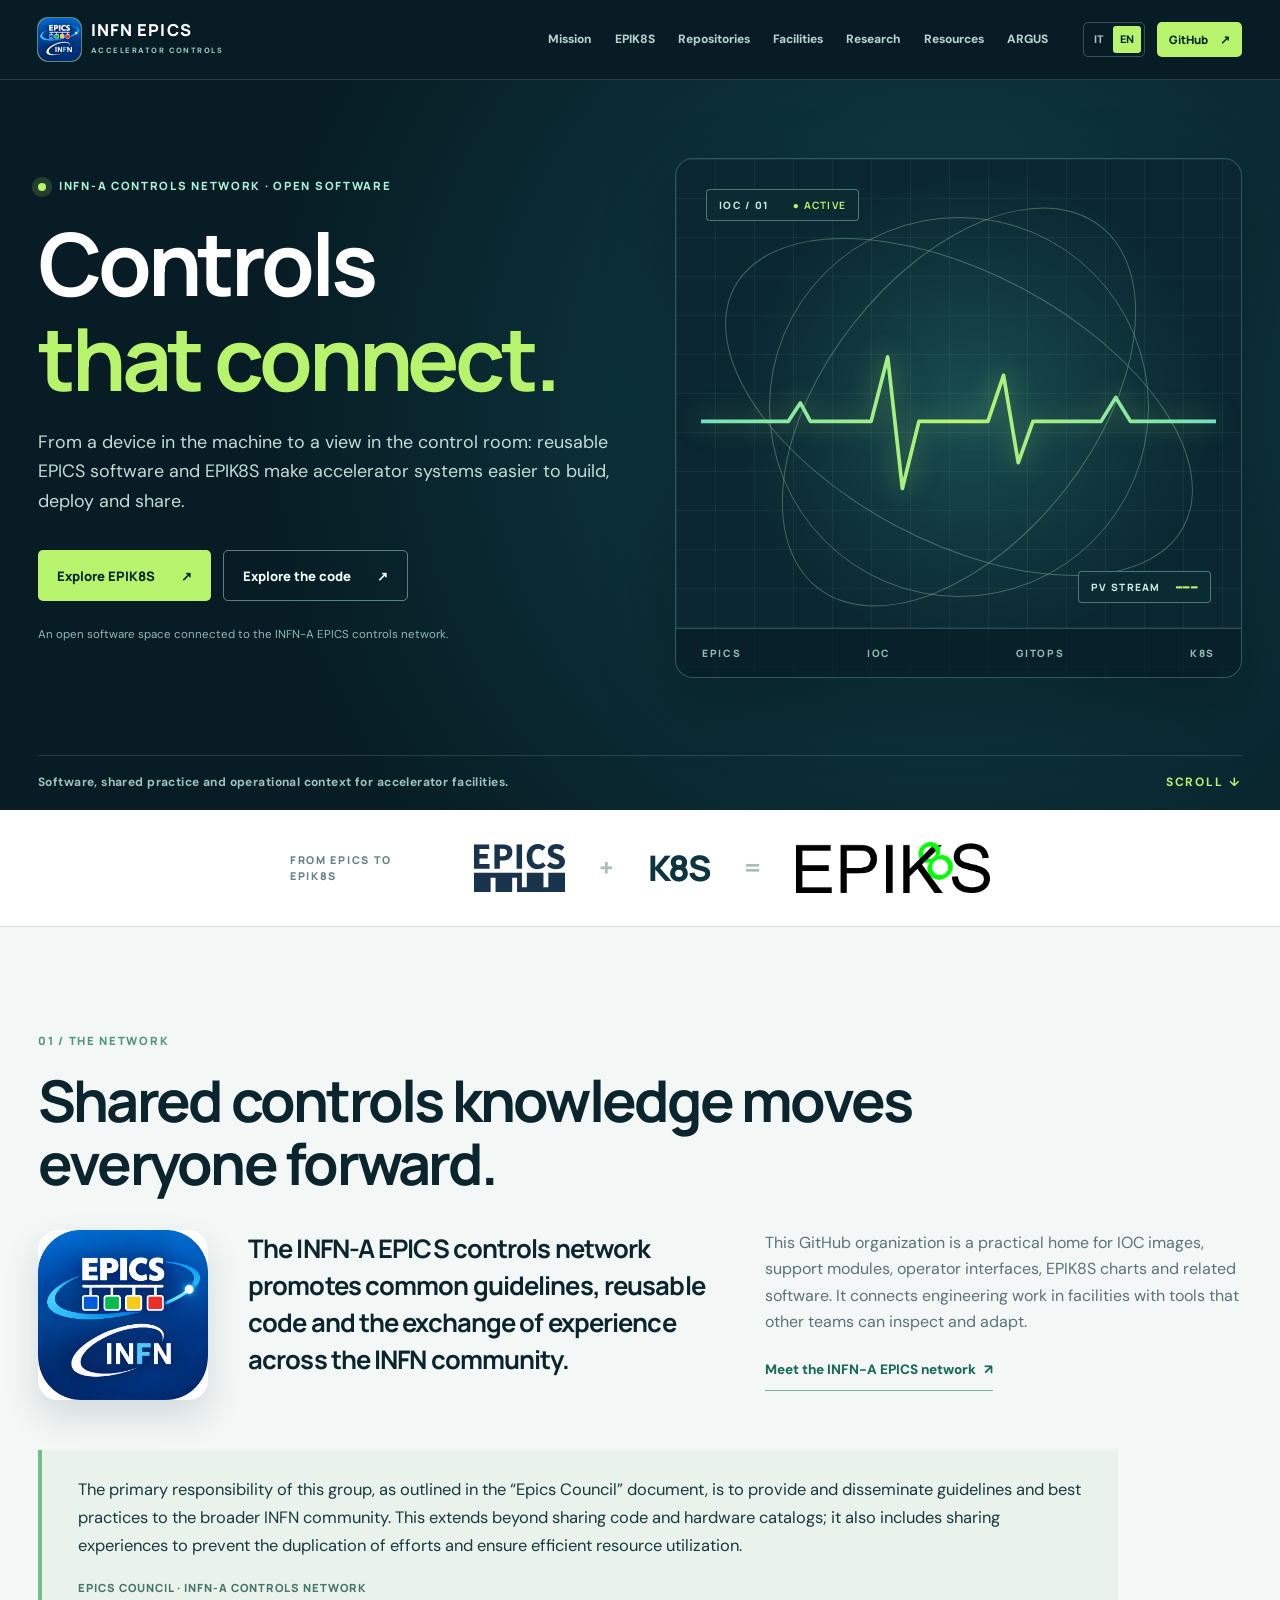
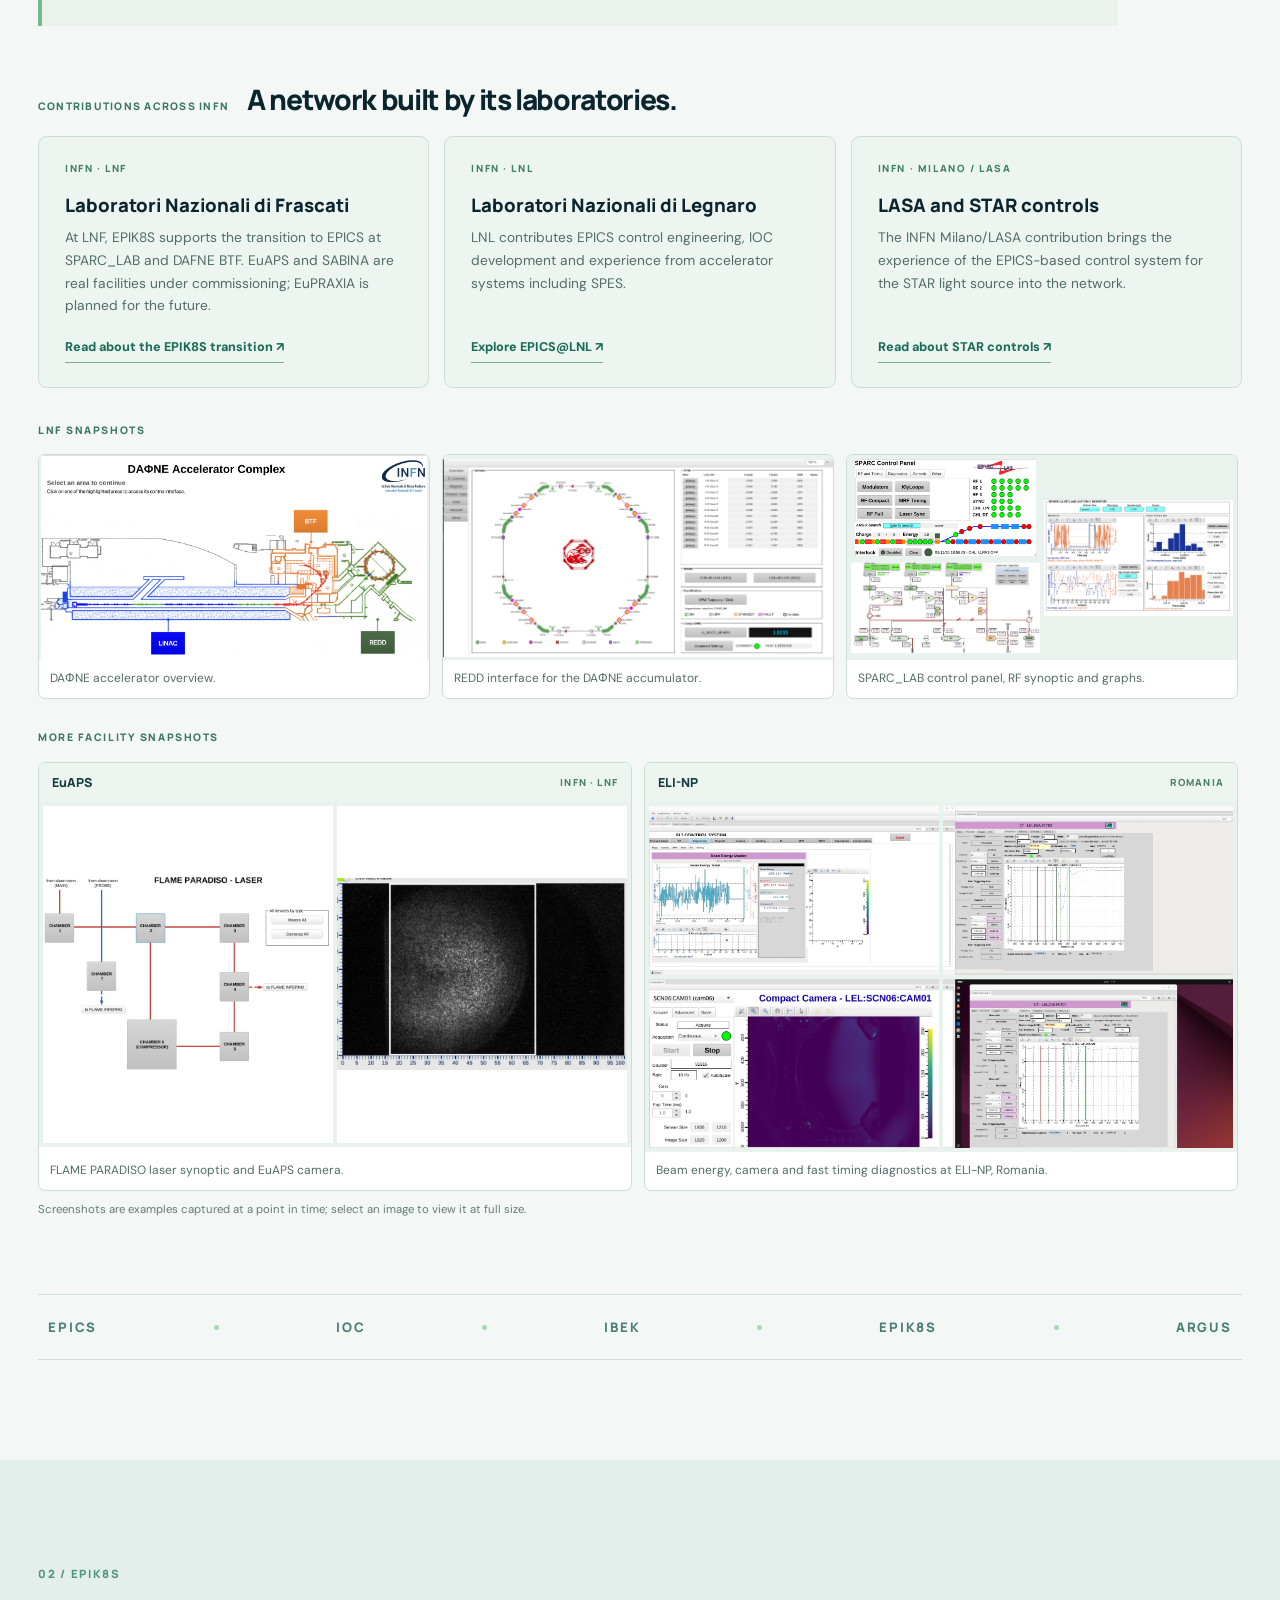
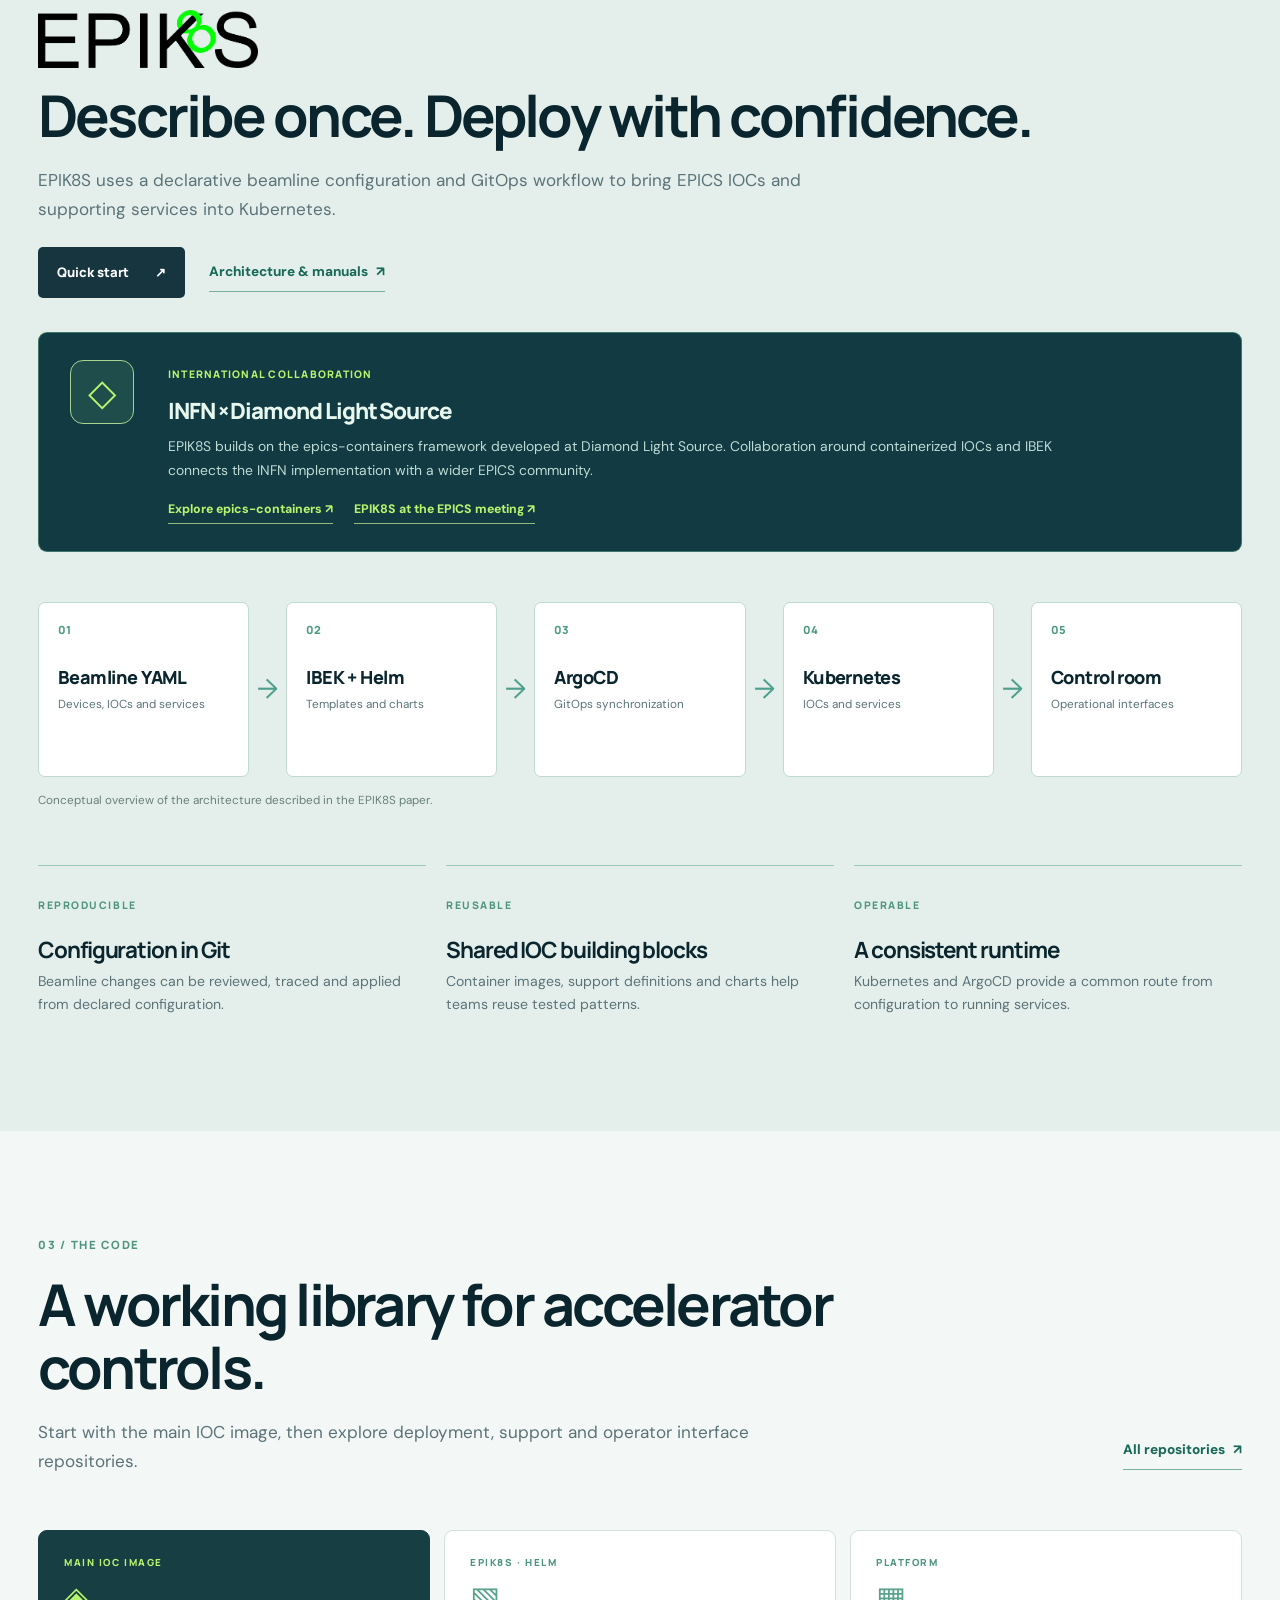
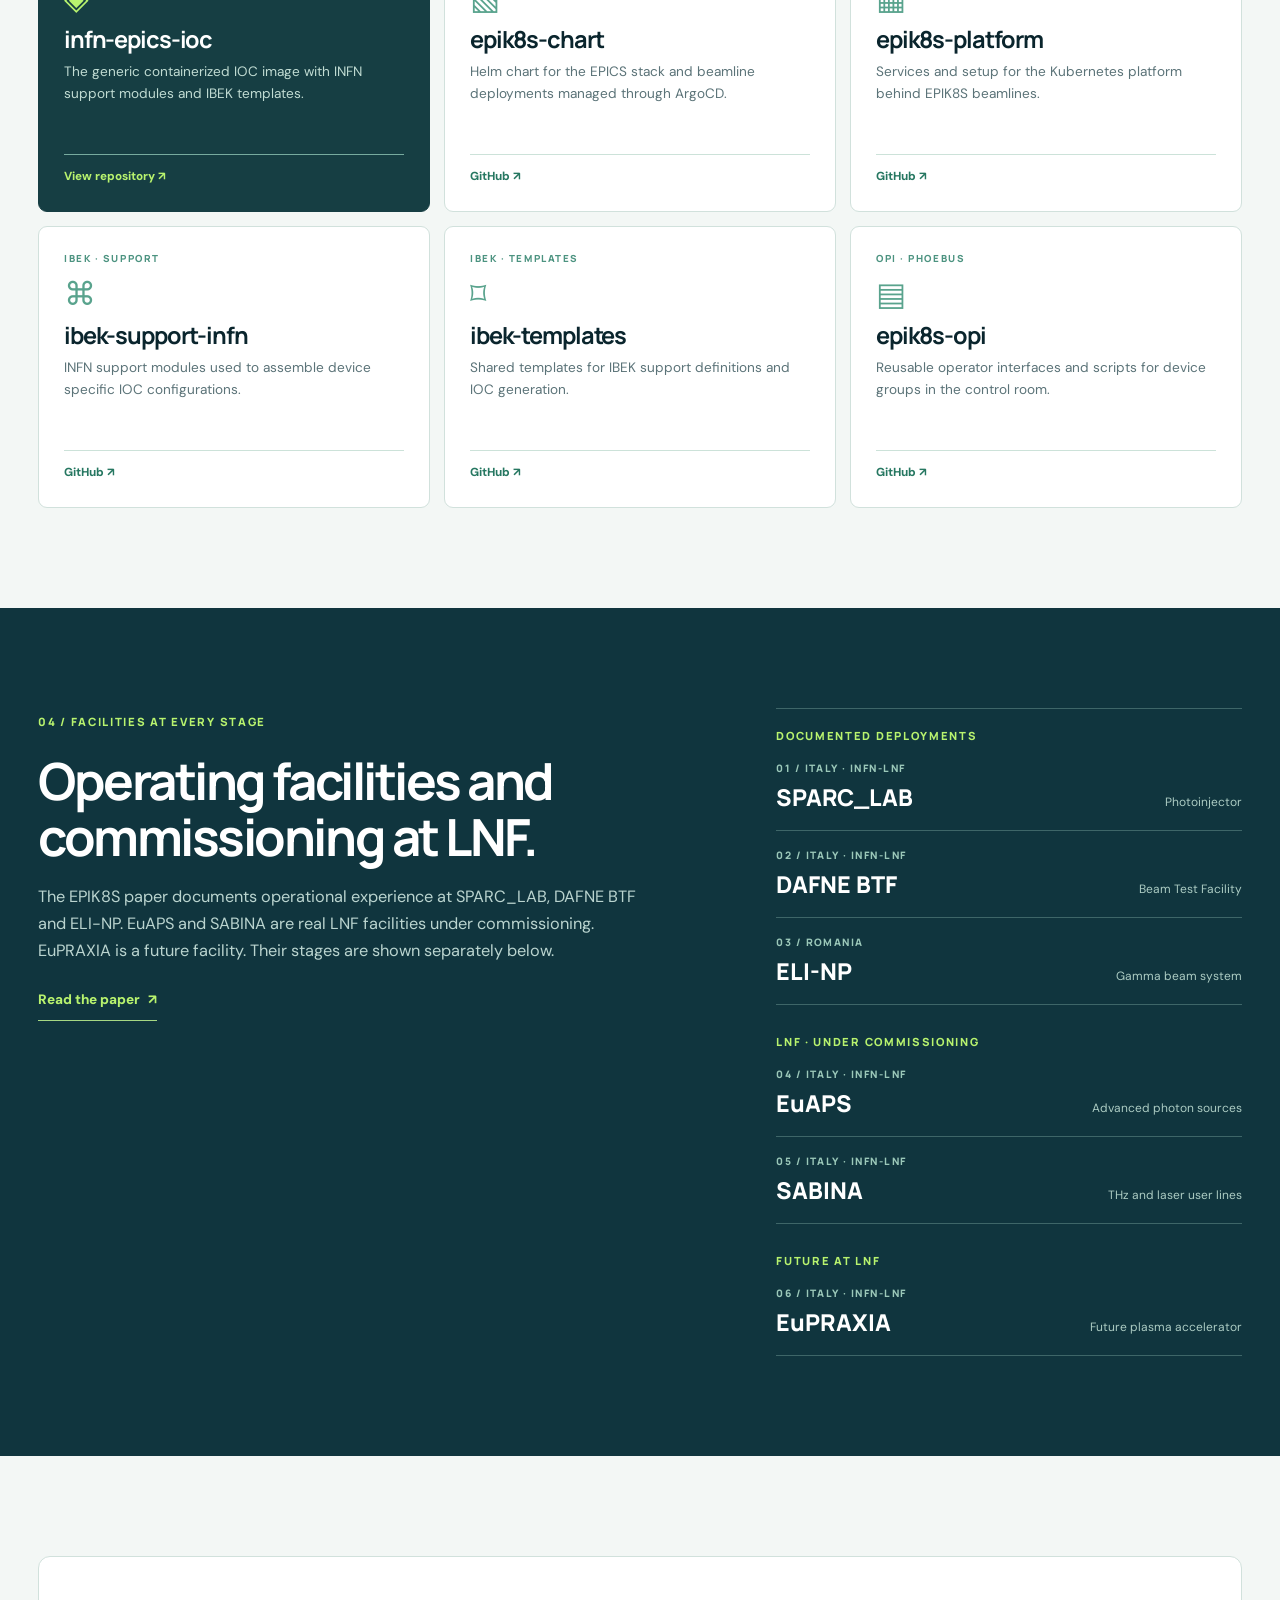
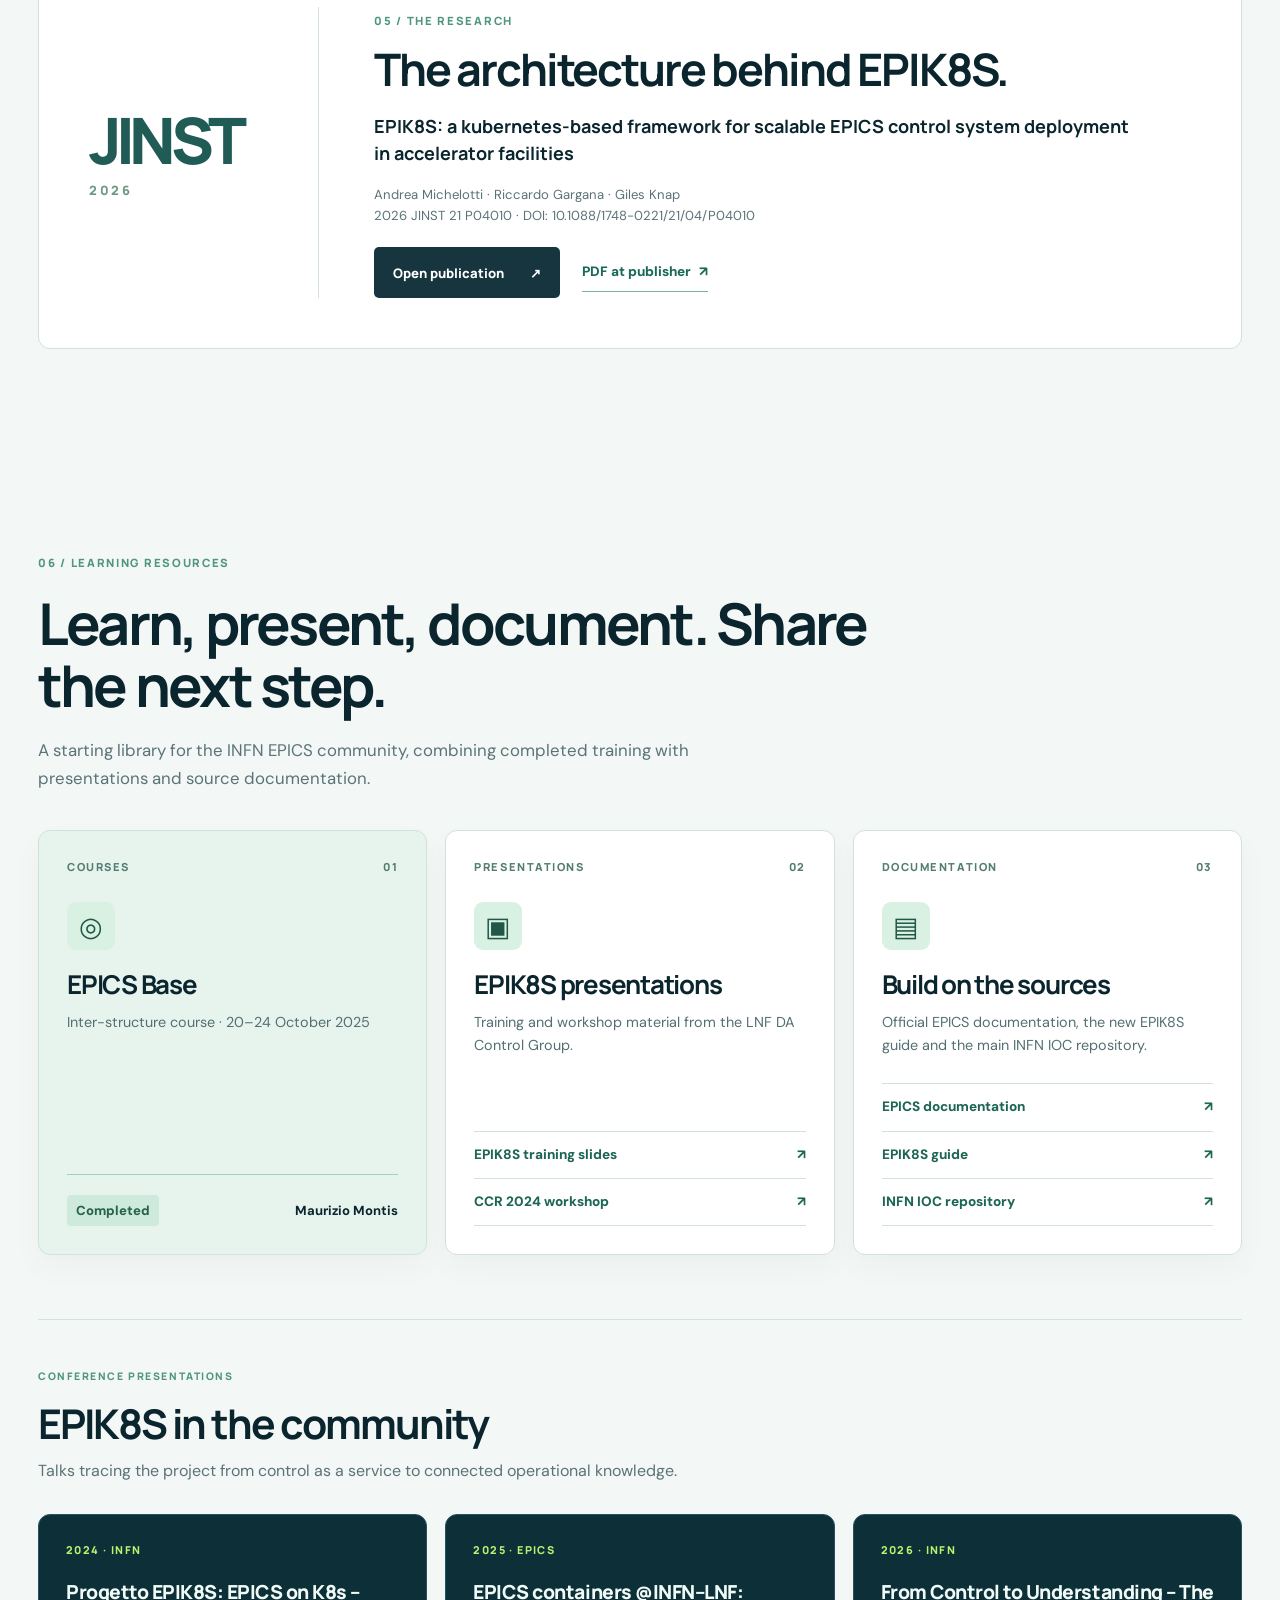
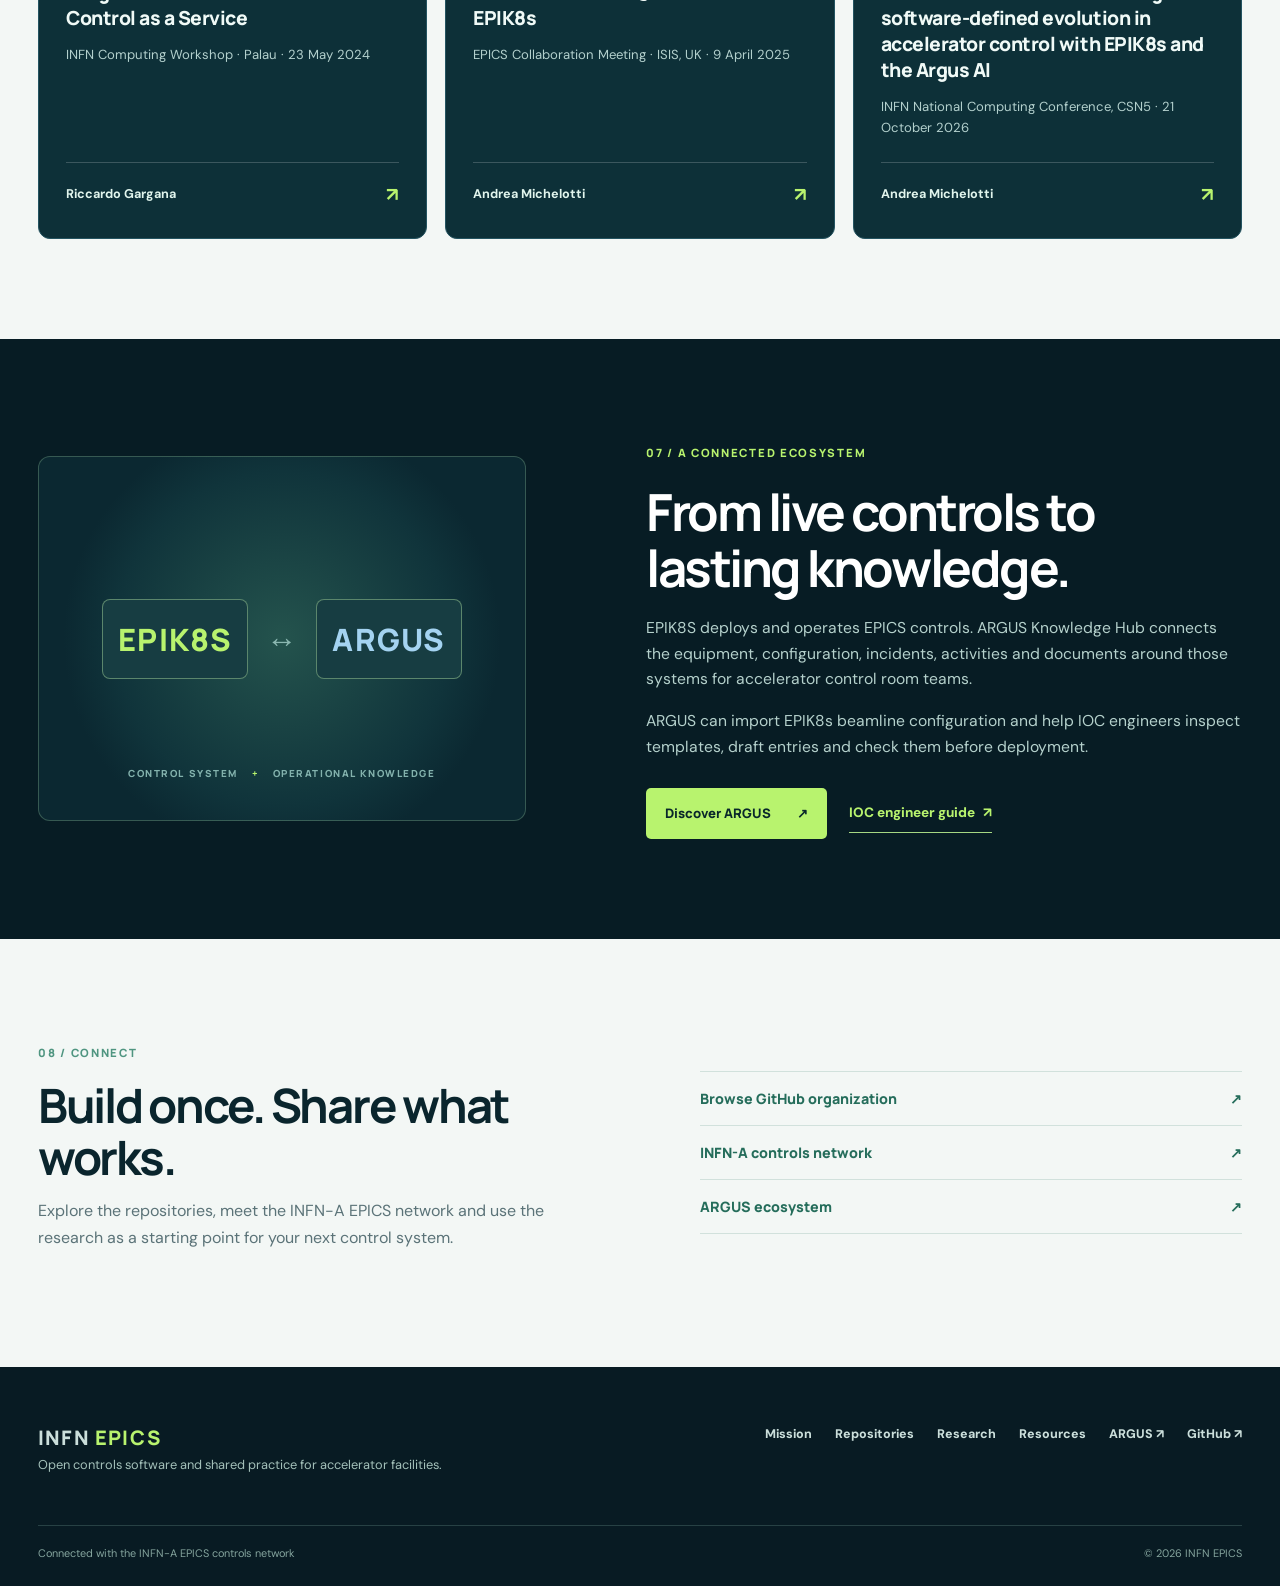
<file: index.html>
<!doctype html>
<html lang="en">
<head>
  <meta charset="utf-8">
  <meta name="viewport" content="width=device-width,initial-scale=1">
  <meta name="theme-color" content="#071c24">
  <meta name="description" content="INFN EPICS: an open ecosystem for accelerator control systems, containerized IOCs, EPIK8S and shared operational knowledge.">
  <meta property="og:type" content="website">
  <meta property="og:title" content="INFN EPICS — Controls that connect">
  <meta property="og:description" content="EPICS, EPIK8S and reusable accelerator controls across INFN facilities.">
  <meta property="og:url" content="https://infn-epics.github.io/">
  <link rel="canonical" href="https://infn-epics.github.io/">
  <link rel="icon" href="./assets/favicon.svg" type="image/svg+xml">
  <link rel="stylesheet" href="./styles.css?v=facility-gallery-1">
  <title>INFN EPICS — Controls that connect</title>
</head>
<body>
  <a class="skip" href="#main" data-i18n="skip">Skip to content</a>
  <header class="header"><div class="wrap header-row">
    <a class="brand" href="#top" aria-label="INFN EPICS home"><img class="brand-emblem" src="./assets/rete-epics.png" alt="" width="43" height="43"><span><strong>INFN EPICS</strong><small>ACCELERATOR CONTROLS</small></span></a>
    <nav class="desktop-nav" aria-label="Main navigation"><a href="#mission" data-i18n="navMission">Mission</a><a href="#epik8s">EPIK8S</a><a href="#repositories" data-i18n="navRepos">Repositories</a><a href="#facilities" data-i18n="navFacilities">Facilities</a><a href="#research" data-i18n="navResearch">Research</a><a href="#resources" data-i18n="navResources">Resources</a><a href="#argus">ARGUS</a></nav>
    <div class="header-actions"><div class="language" role="group" aria-label="Language"><button type="button" data-lang="it" aria-pressed="false">IT</button><button type="button" data-lang="en" aria-pressed="true">EN</button></div><a class="header-cta" href="https://github.com/infn-epics" target="_blank" rel="noopener">GitHub <span aria-hidden="true">↗</span></a><button class="menu-toggle" type="button" aria-label="Open menu" aria-expanded="false">☰</button></div>
  </div><nav class="mobile-nav" aria-label="Mobile navigation" hidden><a href="#mission" data-i18n="navMission">Mission</a><a href="#epik8s">EPIK8S</a><a href="#repositories" data-i18n="navRepos">Repositories</a><a href="#facilities" data-i18n="navFacilities">Facilities</a><a href="#research" data-i18n="navResearch">Research</a><a href="#resources" data-i18n="navResources">Resources</a><a href="#argus">ARGUS</a></nav></header>
  <main id="main">
    <section class="hero" id="top"><div class="hero-grid wrap"><div class="hero-copy"><span class="eyebrow"><span class="live-dot"></span><span data-i18n="heroEyebrow">INFN-A CONTROLS NETWORK · OPEN SOFTWARE</span></span><h1><span data-i18n="heroLine1">Controls</span><br><em data-i18n="heroLine2">that connect.</em></h1><p class="hero-lead" data-i18n="heroLead">From a device in the machine to a view in the control room: reusable EPICS software and EPIK8S make accelerator systems easier to build, deploy and share.</p><div class="hero-actions"><a class="button lime" href="#epik8s"><span data-i18n="exploreEpik8s">Explore EPIK8S</span><span>↗</span></a><a class="button outline" href="https://github.com/infn-epics" target="_blank" rel="noopener"><span data-i18n="viewCode">Explore the code</span><span>↗</span></a></div><p class="hero-note" data-i18n="heroNote">An open software space connected to the INFN-A EPICS controls network.</p></div><div class="control-visual" aria-label="Conceptual control system diagram"><div class="visual-grid"></div><div class="trace trace-a"></div><div class="trace trace-b"></div><div class="trace trace-c"></div><div class="visual-label visual-label-top">IOC / 01 <b>● ACTIVE</b></div><div class="visual-label visual-label-bottom">PV STREAM <span>━━━</span></div><div class="waveform"><svg viewBox="0 0 560 280" role="img" aria-label="Illustrative signal waveform"><defs><linearGradient id="wave-glow" x1="0" x2="1"><stop stop-color="#72e2bc"/><stop offset=".5" stop-color="#b8f36e"/><stop offset="1" stop-color="#72e2bc"/></linearGradient></defs><path d="M0 145 H75 L95 145 L108 125 L119 145 H167 L185 145 L203 75 L219 218 L237 145 H296 L312 145 L329 95 L345 190 L361 145 H419 L435 145 L451 119 L467 145 H560" fill="none" stroke="url(#wave-glow)" stroke-width="4" stroke-linecap="round" stroke-linejoin="round"/></svg></div><div class="visual-bottom"><span>EPICS</span><span>IOC</span><span>GITOPS</span><span>K8S</span></div></div></div><div class="hero-foot wrap"><span data-i18n="heroFoot">Software, shared practice and operational context for accelerator facilities.</span><span>SCROLL ↓</span></div></section>
    <div class="identity-strip"><div class="wrap identity-inner"><span class="identity-label" data-i18n="identityLabel">FROM EPICS TO EPIK8S</span><a href="https://epics-controls.org/" target="_blank" rel="noopener" aria-label="EPICS control system website"><img src="./assets/epics-official.svg" alt="EPICS control system logo" width="152" height="52"></a><span class="identity-plus" aria-hidden="true">+</span><strong class="identity-k8s">K8S</strong><span class="identity-plus" aria-hidden="true">=</span><a href="./epik8s/?lang=en" data-epik8s-docs aria-label="EPIK8S documentation"><img src="./assets/epik8s-hang-transparent.png" alt="EPIK8S logo" width="185" height="49"></a></div></div>
    <section class="mission section wrap" id="mission"><div class="section-heading"><span class="section-label">01 / <span data-i18n="sectionMission">THE NETWORK</span></span><h2 data-i18n="missionTitle">Shared controls knowledge moves everyone forward.</h2></div><div class="mission-grid"><a class="network-emblem" href="https://acceleratori.infn.it/rete-controlli-epics/" target="_blank" rel="noopener" aria-label="INFN-A EPICS controls network"><img src="./assets/rete-epics.png" alt="Rete Controlli EPICS INFN emblem" width="170" height="170"></a><p class="lead" data-i18n="missionLead">The INFN-A EPICS controls network promotes common guidelines, reusable code and the exchange of experience across the INFN community.</p><div class="mission-copy"><p data-i18n="missionBody">This GitHub organization is a practical home for IOC images, support modules, operator interfaces, EPIK8S charts and related software. It connects engineering work in facilities with tools that other teams can inspect and adapt.</p><a class="text-link" href="https://acceleratori.infn.it/rete-controlli-epics/" target="_blank" rel="noopener"><span data-i18n="networkLink">Meet the INFN-A EPICS network</span> ↗</a></div></div><blockquote class="council-quote"><p data-i18n="councilQuote">The primary responsibility of this group, as outlined in the “Epics Council” document, is to provide and disseminate guidelines and best practices to the broader INFN community. This extends beyond sharing code and hardware catalogs; it also includes sharing experiences to prevent the duplication of efforts and ensure efficient resource utilization.</p><cite data-i18n="councilCredit">EPICS Council · INFN-A controls network</cite></blockquote><div class="network-contributors"><div class="network-contributors-head"><span class="mini-label" data-i18n="contributorsLabel">CONTRIBUTIONS ACROSS INFN</span><h3 data-i18n="contributorsTitle">A network built by its laboratories.</h3></div><div class="contributor-grid"><article><span class="contributor-code">INFN · LNF</span><h4 data-i18n="lnfTitle">Laboratori Nazionali di Frascati</h4><p data-i18n="lnfBody">At LNF, EPIK8S supports the transition to EPICS at SPARC_LAB and DAFNE BTF. EuAPS and SABINA are real facilities under commissioning; EuPRAXIA is planned for the future.</p><a href="https://doi.org/10.1088/1748-0221/21/04/P04010" target="_blank" rel="noopener noreferrer"><span data-i18n="lnfLink">Read about the EPIK8S transition</span> ↗</a></article><article><span class="contributor-code">INFN · LNL</span><h4 data-i18n="lnlTitle">Laboratori Nazionali di Legnaro</h4><p data-i18n="lnlBody">LNL contributes EPICS control engineering, IOC development and experience from accelerator systems including SPES.</p><a href="https://web.infn.it/epics/" target="_blank" rel="noopener noreferrer"><span data-i18n="lnlLink">Explore EPICS@LNL</span> ↗</a></article><article><span class="contributor-code">INFN · MILANO / LASA</span><h4 data-i18n="lasaTitle">LASA and STAR controls</h4><p data-i18n="lasaBody">The INFN Milano/LASA contribution brings the experience of the EPICS-based control system for the STAR light source into the network.</p><a href="https://inspirehep.net/files/df951ffcebefb62ef7be559b94d3fcef" target="_blank" rel="noopener noreferrer"><span data-i18n="lasaLink">Read about STAR controls</span> ↗</a></article></div>
      <div class="lnf-gallery">
        <span class="mini-label" data-i18n="lnfGalleryLabel">LNF SNAPSHOTS</span>
        <div class="lnf-gallery-grid">
          <figure class="lnf-dafne-card"><a href="./assets/lnf-dafne-control-overview.webp" target="_blank" rel="noopener"><img src="./assets/lnf-dafne-control-overview.webp" alt="DAΦNE control interface map showing the LINAC, BTF and rings." data-i18n-alt="lnfDafneAlt" loading="lazy" width="2558" height="1362"></a><figcaption data-i18n="lnfDafneCaption">DAΦNE accelerator overview.</figcaption></figure>
          <figure class="lnf-redd-card"><a href="./assets/lnf-redd-accumulator.png" target="_blank" rel="noopener"><img src="./assets/lnf-redd-accumulator.png" alt="REDD interface for the DAΦNE accumulator, with the project logo in the synoptic." data-i18n-alt="lnfReddAlt" loading="lazy" width="3174" height="1614"></a><figcaption data-i18n="lnfReddCaption">REDD interface for the DAΦNE accumulator.</figcaption></figure>
          <figure class="lnf-sparc-card"><div class="lnf-sparc-montage"><a class="lnf-sparc-panel" href="./assets/lnf-sparc-control-panel.png" target="_blank" rel="noopener"><img src="./assets/lnf-sparc-control-panel.png" alt="SPARC_LAB control panel with RF and timing controls and machine status." data-i18n-alt="lnfSparcPanelAlt" loading="lazy" width="1352" height="700"></a><a class="lnf-sparc-synoptic" href="./assets/lnf-sparc-rf-synoptic.webp" target="_blank" rel="noopener"><img src="./assets/lnf-sparc-rf-synoptic.webp" alt="SPARC_LAB RF synoptic showing low level RF systems, klystrons and accelerating cavities." data-i18n-alt="lnfSparcAlt" loading="lazy" width="1804" height="874"></a><a class="lnf-sparc-graphs" href="./assets/lnf-sparc-rf-graphs.png" target="_blank" rel="noopener"><img src="./assets/lnf-sparc-rf-graphs.png" alt="SPARC_LAB RF monitor showing waveforms and power and phase jitter graphs." data-i18n-alt="lnfSparcGraphsAlt" loading="lazy" width="1832" height="1136"></a></div><figcaption data-i18n="lnfSparcCaption">SPARC_LAB control panel, RF synoptic and graphs.</figcaption></figure>
        </div>
        <div class="facility-gallery-head"><span class="mini-label" data-i18n="facilityGalleryLabel">MORE FACILITY SNAPSHOTS</span></div>
        <div class="facility-gallery-grid">
          <figure class="facility-card">
            <div class="facility-card-heading">EuAPS <span>INFN · LNF</span></div>
            <div class="euaps-montage">
              <a href="./assets/lnf-euaps-flame-paradiso.png" target="_blank" rel="noopener"><img src="./assets/lnf-euaps-flame-paradiso.webp" alt="FLAME PARADISO laser synoptic" data-i18n-alt="euapsSynopticAlt" loading="lazy" width="800" height="550"></a>
              <a href="./assets/lnf-euaps-camera.png" target="_blank" rel="noopener"><img src="./assets/lnf-euaps-camera.webp" alt="EuAPS camera view" data-i18n-alt="euapsCameraAlt" loading="lazy" width="800" height="530"></a>
            </div>
            <figcaption data-i18n="euapsCaption">FLAME PARADISO laser synoptic and EuAPS camera.</figcaption>
          </figure>
          <figure class="facility-card">
            <div class="facility-card-heading">ELI-NP <span>ROMANIA</span></div>
            <div class="eli-montage">
              <a href="./assets/eli-np-interfaces.png" target="_blank" rel="noopener"><img src="./assets/eli-np-energy.webp" alt="ELI-NP beam energy monitor" data-i18n-alt="eliEnergyAlt" loading="lazy" width="921" height="537"></a>
              <a href="./assets/eli-np-interfaces.png" target="_blank" rel="noopener"><img src="./assets/eli-np-fast-timing.webp" alt="ELI-NP FCT02 waveform monitor" data-i18n-alt="eliFct02Alt" loading="lazy" width="921" height="537"></a>
              <a href="./assets/eli-np-interfaces.png" target="_blank" rel="noopener"><img src="./assets/eli-np-camera.webp" alt="ELI-NP beam camera interface" data-i18n-alt="eliCameraAlt" loading="lazy" width="921" height="537"></a>
              <a href="./assets/eli-np-interfaces.png" target="_blank" rel="noopener"><img src="./assets/eli-np-waveform.webp" alt="ELI-NP FCT01 waveform monitor" data-i18n-alt="eliFct01Alt" loading="lazy" width="921" height="537"></a>
            </div>
            <figcaption data-i18n="eliCaption">Beam energy, camera and fast timing diagnostics at ELI-NP, Romania.</figcaption>
          </figure>
        </div>
        <p class="lnf-gallery-note" data-i18n="lnfGalleryNote">Screenshots are examples captured at a point in time; select an image to view it at full size.</p>
      </div></div><div class="mission-bands"><span>EPICS</span><i></i><span>IOC</span><i></i><span>IBEK</span><i></i><span>EPIK8S</span><i></i><span>ARGUS</span></div></section>
    <section class="stack section" id="epik8s"><div class="wrap"><div class="section-heading"><span class="section-label">02 / EPIK8S</span><a class="stack-logo" href="./epik8s/?lang=en" data-epik8s-docs aria-label="EPIK8S documentation"><img src="./assets/epik8s-hang-transparent.png" alt="EPIK8S logo" width="220" height="58"></a><h2 data-i18n="stackTitle">Describe once. Deploy with confidence.</h2><p data-i18n="stackLead">EPIK8S uses a declarative beamline configuration and GitOps workflow to bring EPICS IOCs and supporting services into Kubernetes.</p><div class="epik8s-doc-actions"><a class="button dark" href="./epik8s/?lang=en#quick-start" data-epik8s-docs="quick-start"><span data-i18n="quickStartCta">Quick start</span> ↗</a><a class="text-link" href="./epik8s/?lang=en#architecture" data-epik8s-docs="architecture"><span data-i18n="architectureCta">Architecture &amp; manuals</span> ↗</a></div></div><div class="diamond-collab"><div class="diamond-mark" aria-hidden="true">◇</div><div><span class="mini-label" data-i18n="diamondLabel">INTERNATIONAL COLLABORATION</span><h3 data-i18n="diamondTitle">INFN × Diamond Light Source</h3><p data-i18n="diamondBody">EPIK8S builds on the epics-containers framework developed at Diamond Light Source. Collaboration around containerized IOCs and IBEK connects the INFN implementation with a wider EPICS community.</p><div class="diamond-links"><a href="https://epics-containers.github.io/main/index.html" target="_blank" rel="noopener noreferrer"><span data-i18n="diamondDocs">Explore epics-containers</span> ↗</a><a href="https://indico.stfc.ac.uk/event/1233/contributions/8395/" target="_blank" rel="noopener noreferrer"><span data-i18n="diamondTalk">EPIK8S at the EPICS meeting</span> ↗</a></div></div></div><div class="flow" aria-label="Conceptual EPIK8S workflow"><div class="flow-step"><span>01</span><b data-i18n="flowConfig">Beamline YAML</b><small data-i18n="flowConfigBody">Devices, IOCs and services</small></div><div class="flow-arrow">→</div><div class="flow-step"><span>02</span><b>IBEK + Helm</b><small data-i18n="flowTemplatesBody">Templates and charts</small></div><div class="flow-arrow">→</div><div class="flow-step"><span>03</span><b>ArgoCD</b><small data-i18n="flowGitopsBody">GitOps synchronization</small></div><div class="flow-arrow">→</div><div class="flow-step"><span>04</span><b>Kubernetes</b><small data-i18n="flowRuntimeBody">IOCs and services</small></div><div class="flow-arrow">→</div><div class="flow-step"><span>05</span><b data-i18n="flowRoom">Control room</b><small data-i18n="flowRoomBody">Operational interfaces</small></div></div><p class="flow-note" data-i18n="flowNote">Conceptual overview of the architecture described in the EPIK8S paper.</p><div class="stack-bottom"><div><span class="mini-label" data-i18n="stackReason1">REPRODUCIBLE</span><h3 data-i18n="stackH1">Configuration in Git</h3><p data-i18n="stackP1">Beamline changes can be reviewed, traced and applied from declared configuration.</p></div><div><span class="mini-label" data-i18n="stackReason2">REUSABLE</span><h3 data-i18n="stackH2">Shared IOC building blocks</h3><p data-i18n="stackP2">Container images, support definitions and charts help teams reuse tested patterns.</p></div><div><span class="mini-label" data-i18n="stackReason3">OPERABLE</span><h3 data-i18n="stackH3">A consistent runtime</h3><p data-i18n="stackP3">Kubernetes and ArgoCD provide a common route from configuration to running services.</p></div></div></div></section>
    <section class="repositories section wrap" id="repositories"><div class="section-heading"><span class="section-label">03 / <span data-i18n="sectionRepos">THE CODE</span></span><div class="heading-row"><div><h2 data-i18n="repoTitle">A working library for accelerator controls.</h2><p data-i18n="repoLead">Start with the main IOC image, then explore deployment, support and operator interface repositories.</p></div><a class="text-link" href="https://github.com/orgs/infn-epics/repositories" target="_blank" rel="noopener"><span data-i18n="allRepos">All repositories</span> ↗</a></div></div><div class="repo-grid"><a class="repo-card featured" href="https://github.com/infn-epics/infn-epics-ioc" target="_blank" rel="noopener"><span class="repo-kind" data-i18n="repoKindMain">MAIN IOC IMAGE</span><span class="repo-icon">◈</span><h3>infn-epics-ioc</h3><p data-i18n="repoMainBody">The generic containerized IOC image with INFN support modules and IBEK templates.</p><span class="repo-arrow">View repository ↗</span></a><a class="repo-card" href="https://github.com/infn-epics/epik8s-chart" target="_blank" rel="noopener"><span class="repo-kind">EPIK8S · HELM</span><span class="repo-icon">▧</span><h3>epik8s-chart</h3><p data-i18n="repoChartBody">Helm chart for the EPICS stack and beamline deployments managed through ArgoCD.</p><span class="repo-arrow">GitHub ↗</span></a><a class="repo-card" href="https://github.com/infn-epics/epik8s-platform" target="_blank" rel="noopener"><span class="repo-kind" data-i18n="repoKindPlatform">PLATFORM</span><span class="repo-icon">▦</span><h3>epik8s-platform</h3><p data-i18n="repoPlatformBody">Services and setup for the Kubernetes platform behind EPIK8S beamlines.</p><span class="repo-arrow">GitHub ↗</span></a><a class="repo-card" href="https://github.com/infn-epics/ibek-support-infn" target="_blank" rel="noopener"><span class="repo-kind">IBEK · SUPPORT</span><span class="repo-icon">⌘</span><h3>ibek-support-infn</h3><p data-i18n="repoSupportBody">INFN support modules used to assemble device specific IOC configurations.</p><span class="repo-arrow">GitHub ↗</span></a><a class="repo-card" href="https://github.com/infn-epics/ibek-templates" target="_blank" rel="noopener"><span class="repo-kind">IBEK · TEMPLATES</span><span class="repo-icon">⌑</span><h3>ibek-templates</h3><p data-i18n="repoTemplatesBody">Shared templates for IBEK support definitions and IOC generation.</p><span class="repo-arrow">GitHub ↗</span></a><a class="repo-card" href="https://github.com/infn-epics/epik8s-opi" target="_blank" rel="noopener"><span class="repo-kind">OPI · PHOEBUS</span><span class="repo-icon">▤</span><h3>epik8s-opi</h3><p data-i18n="repoOpiBody">Reusable operator interfaces and scripts for device groups in the control room.</p><span class="repo-arrow">GitHub ↗</span></a></div></section>
    <section class="facilities section" id="facilities">
      <div class="wrap facility-grid">
        <div class="facility-copy">
          <span class="section-label">04 / <span data-i18n="sectionFacilities">FACILITIES AT EVERY STAGE</span></span>
          <h2 data-i18n="facilityTitle">Operating facilities and commissioning at LNF.</h2>
          <p data-i18n="facilityBody">The EPIK8S paper documents operational experience at SPARC_LAB, DAFNE BTF and ELI-NP. EuAPS and SABINA are real LNF facilities under commissioning. EuPRAXIA is a future facility. Their stages are shown separately below.</p>
          <a class="text-link light-link" href="https://doi.org/10.1088/1748-0221/21/04/P04010" target="_blank" rel="noopener noreferrer"><span data-i18n="readPaper">Read the paper</span> ↗</a>
        </div>
        <div class="facility-list">
          <h3 class="facility-group-title" data-i18n="facilityDocumented">DOCUMENTED DEPLOYMENTS</h3>
          <div class="facility-row"><span>01 / ITALY · INFN-LNF</span><strong>SPARC_LAB</strong><small data-i18n="facilitySparc">Photoinjector</small></div>
          <div class="facility-row"><span>02 / ITALY · INFN-LNF</span><strong>DAFNE BTF</strong><small data-i18n="facilityBtf">Beam Test Facility</small></div>
          <div class="facility-row"><span>03 / ROMANIA</span><strong>ELI-NP</strong><small data-i18n="facilityEli">Gamma beam system</small></div>
          <h3 class="facility-group-title facility-next" data-i18n="facilityCommissioning">LNF · UNDER COMMISSIONING</h3>
          <a class="facility-row facility-link" href="https://euaps.infn.it/" target="_blank" rel="noopener noreferrer"><span>04 / ITALY · INFN-LNF</span><strong>EuAPS</strong><small data-i18n="facilityEuaps">Advanced photon sources</small></a>
          <a class="facility-row facility-link" href="https://sabina.lnf.infn.it/" target="_blank" rel="noopener noreferrer"><span>05 / ITALY · INFN-LNF</span><strong>SABINA</strong><small data-i18n="facilitySabina">THz and laser user lines</small></a>
          <h3 class="facility-group-title facility-next" data-i18n="facilityFuture">FUTURE AT LNF</h3>
          <a class="facility-row facility-link" href="https://www.infn.it/en/research/flagship-projects/eupraxia/" target="_blank" rel="noopener noreferrer"><span>06 / ITALY · INFN-LNF</span><strong>EuPRAXIA</strong><small data-i18n="facilityEupraxia">Future plasma accelerator</small></a>
        </div>
      </div>
    </section>
    <section class="research section wrap" id="research"><div class="research-card"><div class="research-mark">JINST <span>2026</span></div><div><span class="section-label">05 / <span data-i18n="sectionResearch">THE RESEARCH</span></span><h2 data-i18n="paperTitle">The architecture behind EPIK8S.</h2><p class="paper-name">EPIK8S: a kubernetes-based framework for scalable EPICS control system deployment in accelerator facilities</p><p class="paper-meta">Andrea Michelotti · Riccardo Gargana · Giles Knap<br>2026 JINST 21 P04010 · DOI: 10.1088/1748-0221/21/04/P04010</p><div class="paper-actions"><a class="button dark" href="https://doi.org/10.1088/1748-0221/21/04/P04010" target="_blank" rel="noopener"><span data-i18n="openPublication">Open publication</span> ↗</a><a class="text-link" href="https://iopscience.iop.org/article/10.1088/1748-0221/21/04/P04010/pdf" target="_blank" rel="noopener"><span data-i18n="downloadPaper">PDF at publisher</span> ↗</a></div></div></div></section>
    <section class="resources section wrap" id="resources"><div class="section-heading"><span class="section-label">06 / <span data-i18n="sectionResources">LEARNING RESOURCES</span></span><h2 data-i18n="resourcesTitle">Learn, present, document. Share the next step.</h2><p data-i18n="resourcesLead">A starting library for the INFN EPICS community, combining completed training with presentations and source documentation.</p></div><div class="resources-grid">
      <article class="resource-card course-card"><div class="resource-top"><span data-i18n="coursesLabel">COURSES</span><span>01</span></div><div class="resource-icon" aria-hidden="true">◎</div><h3>EPICS Base</h3><p data-i18n="courseDescription">Inter-structure course · 20–24 October 2025</p><div class="course-meta"><span data-i18n="completed">Completed</span><strong>Maurizio Montis</strong></div></article>
      <article class="resource-card"><div class="resource-top"><span data-i18n="presentationsLabel">PRESENTATIONS</span><span>02</span></div><div class="resource-icon" aria-hidden="true">▣</div><h3 data-i18n="presentationsTitle">EPIK8S presentations</h3><p data-i18n="presentationsBody">Training and workshop material from the LNF DA Control Group.</p><div class="resource-links"><a href="https://confluence.infn.it/download/attachments/250085378/EPIK8s-4-06-2024-Training.pdf?api=v2" target="_blank" rel="noopener"><span data-i18n="trainingSlides">EPIK8S training slides</span> ↗</a><a href="https://confluence.infn.it/download/attachments/250085378/Epik8s_workshopCCR2024.pdf?api=v2" target="_blank" rel="noopener"><span data-i18n="workshopSlides">CCR 2024 workshop</span> ↗</a></div></article>
      <article class="resource-card"><div class="resource-top"><span data-i18n="docsLabel">DOCUMENTATION</span><span>03</span></div><div class="resource-icon" aria-hidden="true">▤</div><h3 data-i18n="docsTitle">Build on the sources</h3><p data-i18n="docsBody">Official EPICS documentation, the new EPIK8S guide and the main INFN IOC repository.</p><div class="resource-links"><a href="https://docs.epics-controls.org/en/latest/" target="_blank" rel="noopener"><span data-i18n="epicsDocs">EPICS documentation</span> ↗</a><a href="./epik8s/?lang=en" data-epik8s-docs><span data-i18n="epik8sDocs">EPIK8S guide</span> ↗</a><a href="https://github.com/infn-epics/infn-epics-ioc" target="_blank" rel="noopener"><span data-i18n="iocDocs">INFN IOC repository</span> ↗</a></div></article>
    </div><div class="talks-section" id="presentations"><div class="talks-heading"><div><span class="mini-label" data-i18n="conferenceTalksLabel">CONFERENCE PRESENTATIONS</span><h3 data-i18n="conferenceTalksTitle">EPIK8S in the community</h3><p data-i18n="conferenceTalksLead">Talks tracing the project from control as a service to connected operational knowledge.</p></div></div><div class="talks-grid">
      <a class="talk-card" href="https://agenda.infn.it/event/40160/contributions/230228/" target="_blank" rel="noopener"><span class="talk-date">2024 · INFN</span><h4>Progetto EPIK8S: EPICS on K8s – Control as a Service</h4><p data-i18n="talk2024Event">Workshop sul Calcolo nell’INFN · Palau · 23 May 2024</p><span class="talk-footer"><span>Riccardo Gargana</span><span aria-hidden="true">↗</span></span></a>
      <a class="talk-card" href="https://indico.stfc.ac.uk/event/1233/contributions/8395/" target="_blank" rel="noopener"><span class="talk-date">2025 · EPICS</span><h4>EPICS containers @INFN–LNF: EPIK8s</h4><p data-i18n="talk2025Event">EPICS Collaboration Meeting · ISIS, UK · 9 April 2025</p><span class="talk-footer"><span>Andrea Michelotti</span><span aria-hidden="true">↗</span></span></a>
      <a class="talk-card" href="https://agenda.infn.it/event/52618/contributions/302965/" target="_blank" rel="noopener"><span class="talk-date">2026 · INFN</span><h4>From Control to Understanding – The software-defined evolution in accelerator control with EPIK8s and the Argus AI</h4><p data-i18n="talk2026Event">Conferenza Nazionale sul Calcolo nella CSN5 · 21 October 2026</p><span class="talk-footer"><span>Andrea Michelotti</span><span aria-hidden="true">↗</span></span></a>
    </div></div></section>
    <section class="argus section" id="argus"><div class="wrap argus-grid"><div class="argus-graphic" aria-hidden="true"><span class="argus-a">EPIK8S</span><span class="connector">↔</span><span class="argus-b">ARGUS</span><div class="argus-sub">CONTROL SYSTEM <span>+</span> OPERATIONAL KNOWLEDGE</div></div><div class="argus-copy"><span class="section-label">07 / <span data-i18n="sectionArgus">A CONNECTED ECOSYSTEM</span></span><h2 data-i18n="argusTitle">From live controls to lasting knowledge.</h2><p data-i18n="argusBody">EPIK8S deploys and operates EPICS controls. ARGUS Knowledge Hub connects the equipment, configuration, incidents, activities and documents around those systems for accelerator control room teams.</p><p data-i18n="argusImport">ARGUS can import EPIK8s beamline configuration and help IOC engineers inspect templates, draft entries and check them before deployment.</p><div class="argus-links"><a class="button lime" data-external="argusHub" href="https://infn-argus.github.io/argus-knowledge-hub/en/"><span data-i18n="discoverArgus">Discover ARGUS</span> ↗</a><a class="text-link light-link" data-external="iocGuide" href="https://infn-argus.github.io/argus-knowledge-hub/en/manuals/ioc-engineer/"><span data-i18n="iocGuide">IOC engineer guide</span> ↗</a></div></div></div></section>
    <section class="closing section wrap"><div><span class="section-label">08 / <span data-i18n="sectionConnect">CONNECT</span></span><h2 data-i18n="closingTitle">Build once. Share what works.</h2><p data-i18n="closingBody">Explore the repositories, meet the INFN-A EPICS network and use the research as a starting point for your next control system.</p></div><div class="closing-links"><a href="https://github.com/infn-epics" target="_blank" rel="noopener"><span data-i18n="closingGithub">Browse GitHub organization</span> ↗</a><a href="https://acceleratori.infn.it/rete-controlli-epics/" target="_blank" rel="noopener"><span data-i18n="closingNetwork">INFN-A controls network</span> ↗</a><a data-external="argusRoot" href="https://infn-argus.github.io/"><span data-i18n="closingArgus">ARGUS ecosystem</span> ↗</a></div></section>
  </main>
  <footer class="footer"><div class="wrap footer-grid"><div><a class="footer-brand" href="#top">INFN <span>EPICS</span></a><p data-i18n="footerTag">Open controls software and shared practice for accelerator facilities.</p></div><nav aria-label="Footer"><a href="#mission" data-i18n="navMission">Mission</a><a href="#repositories" data-i18n="navRepos">Repositories</a><a href="#research" data-i18n="navResearch">Research</a><a href="#resources" data-i18n="navResources">Resources</a><a data-external="argusRoot" href="https://infn-argus.github.io/">ARGUS ↗</a><a href="https://github.com/infn-epics" target="_blank" rel="noopener">GitHub ↗</a></nav></div><div class="wrap footer-bottom"><span data-i18n="footerInstitution">Connected with the INFN-A EPICS controls network</span><span>© <span id="year"></span> INFN EPICS</span></div></footer>
  <script src="./script.js?v=facility-gallery-1" defer></script>
</body>
</html>
</file>
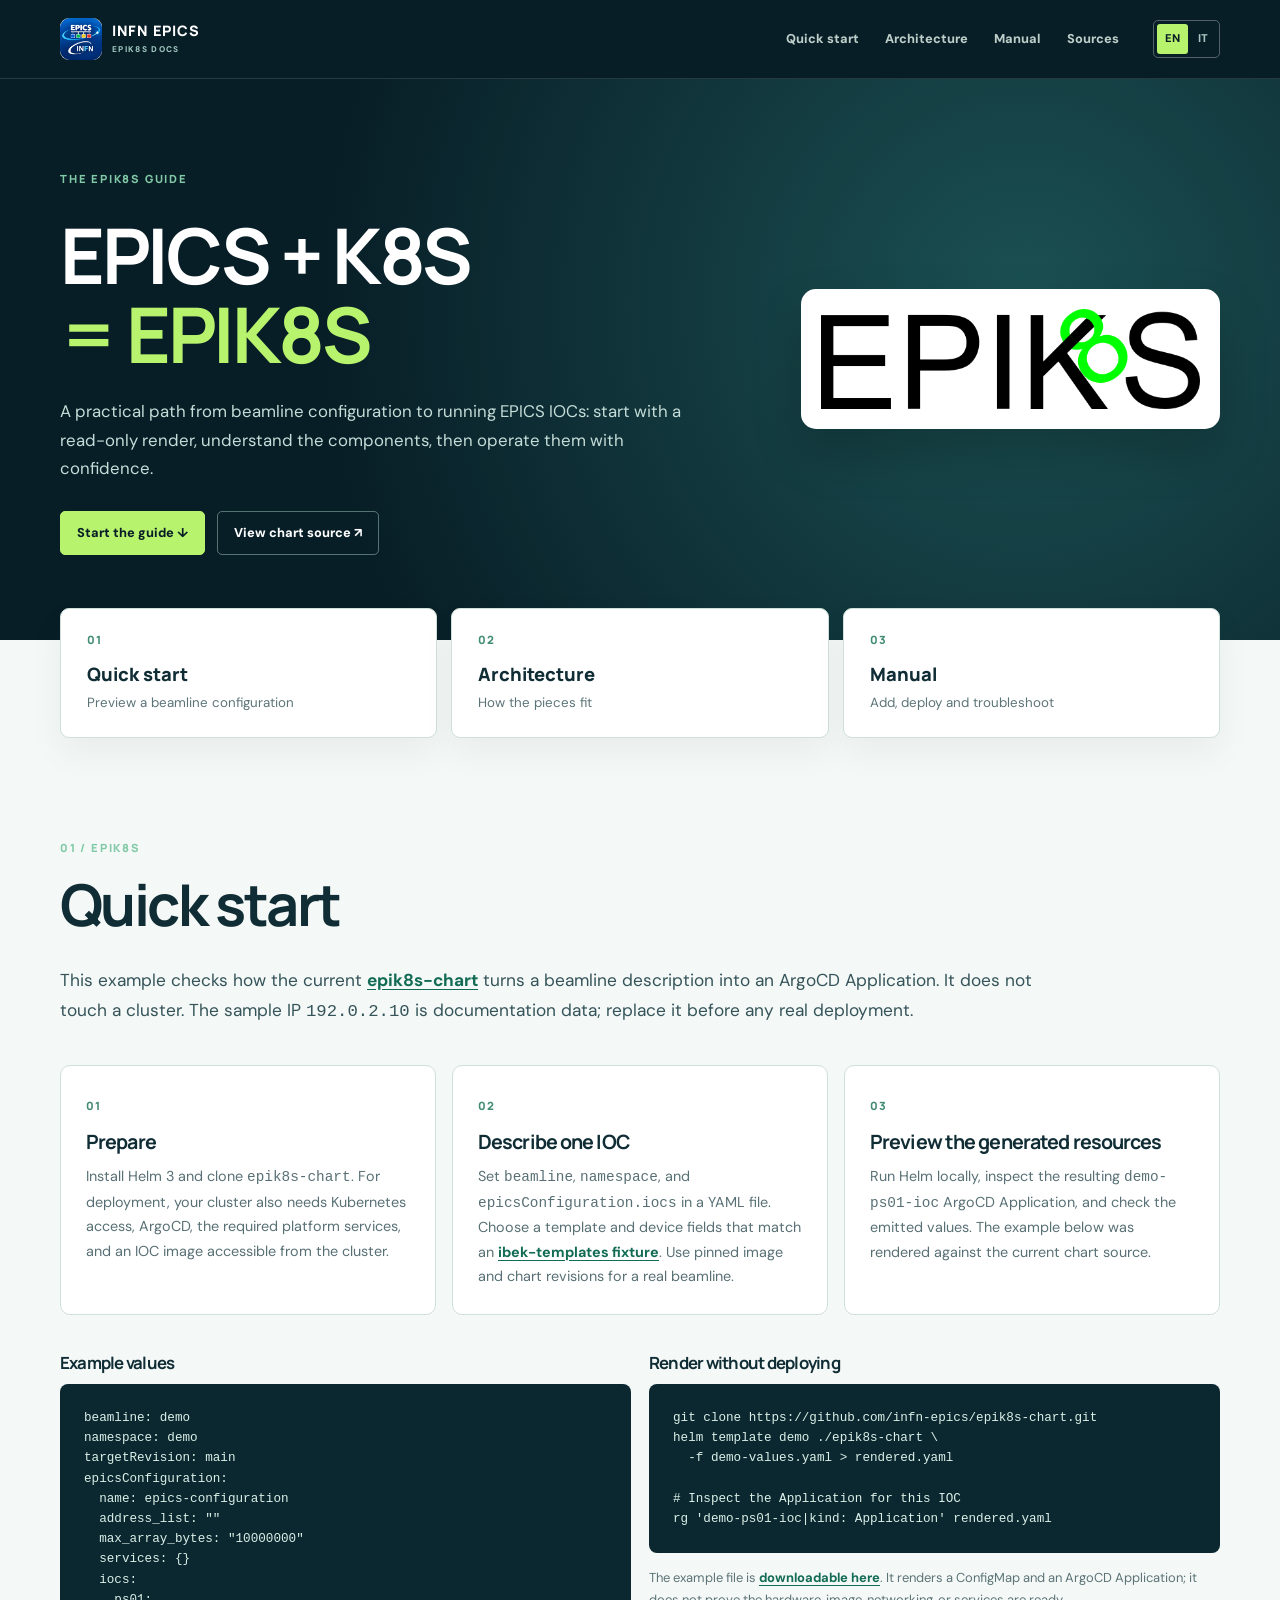
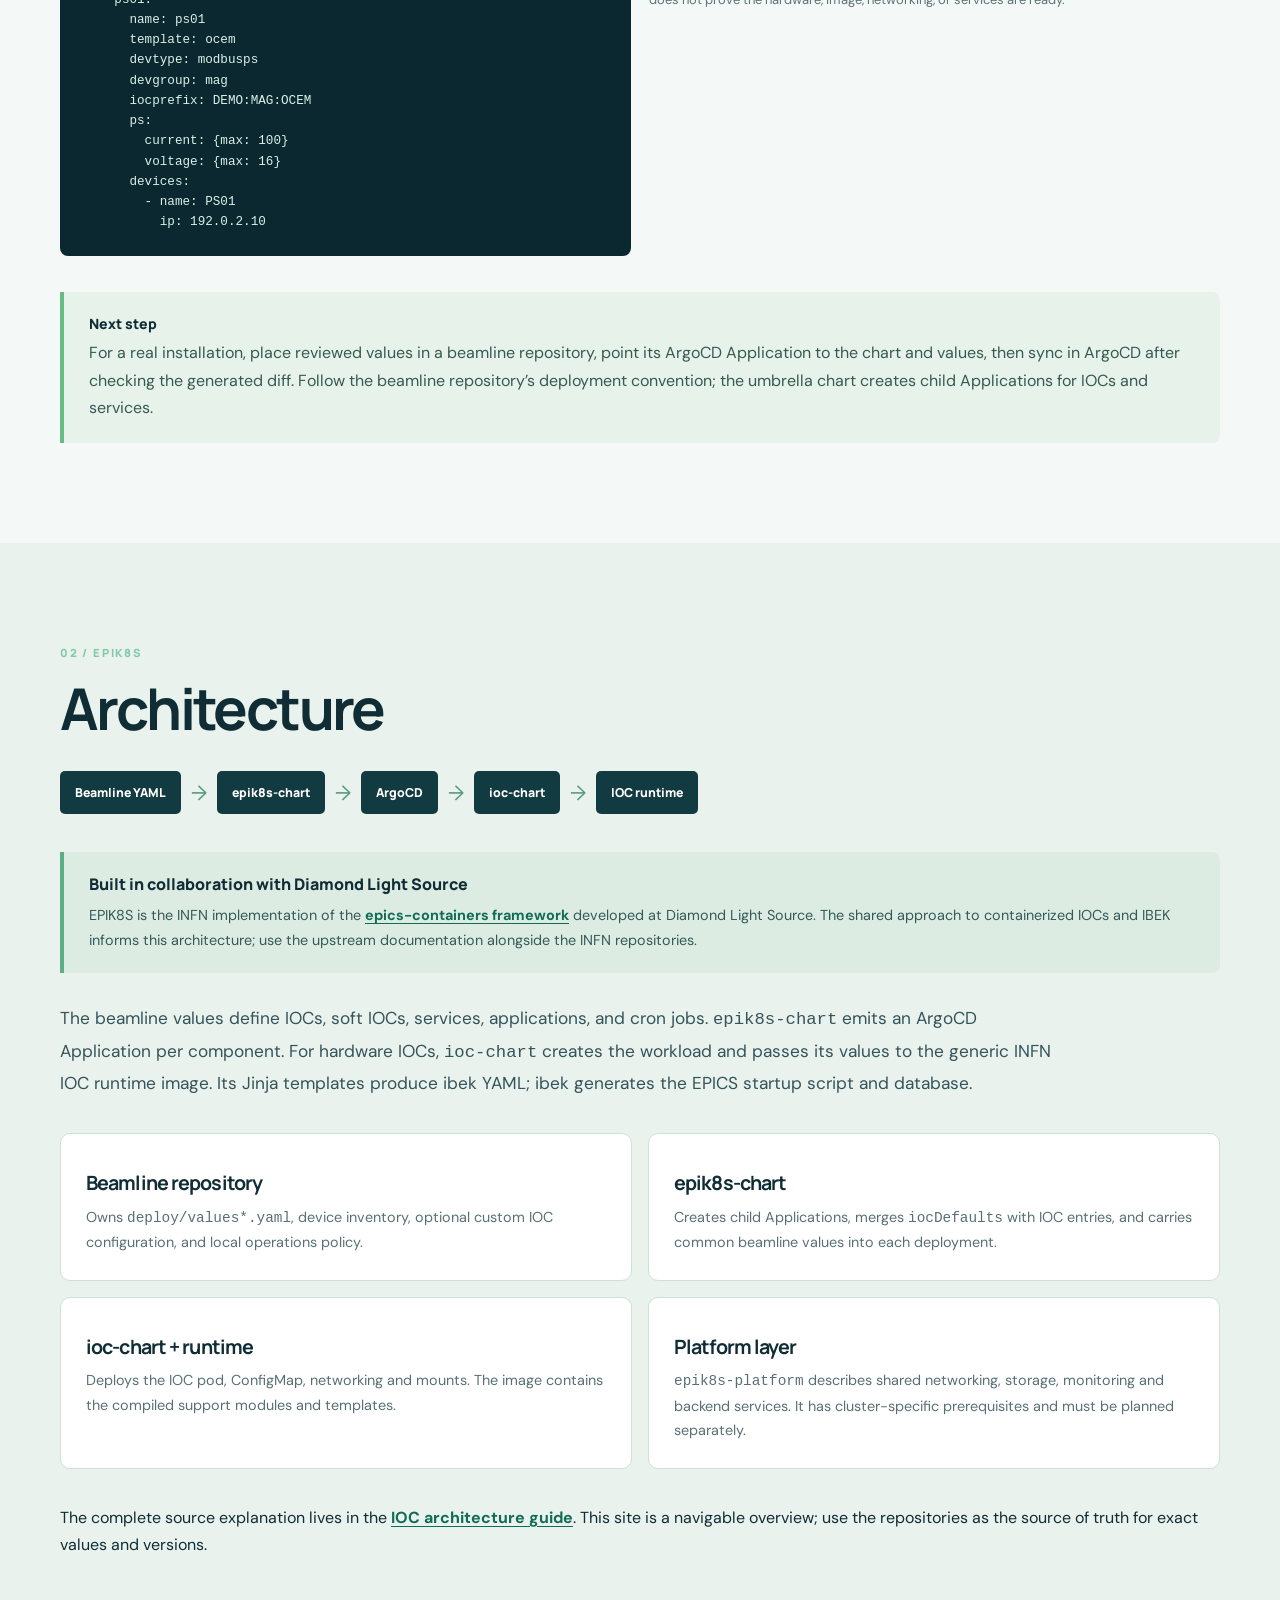
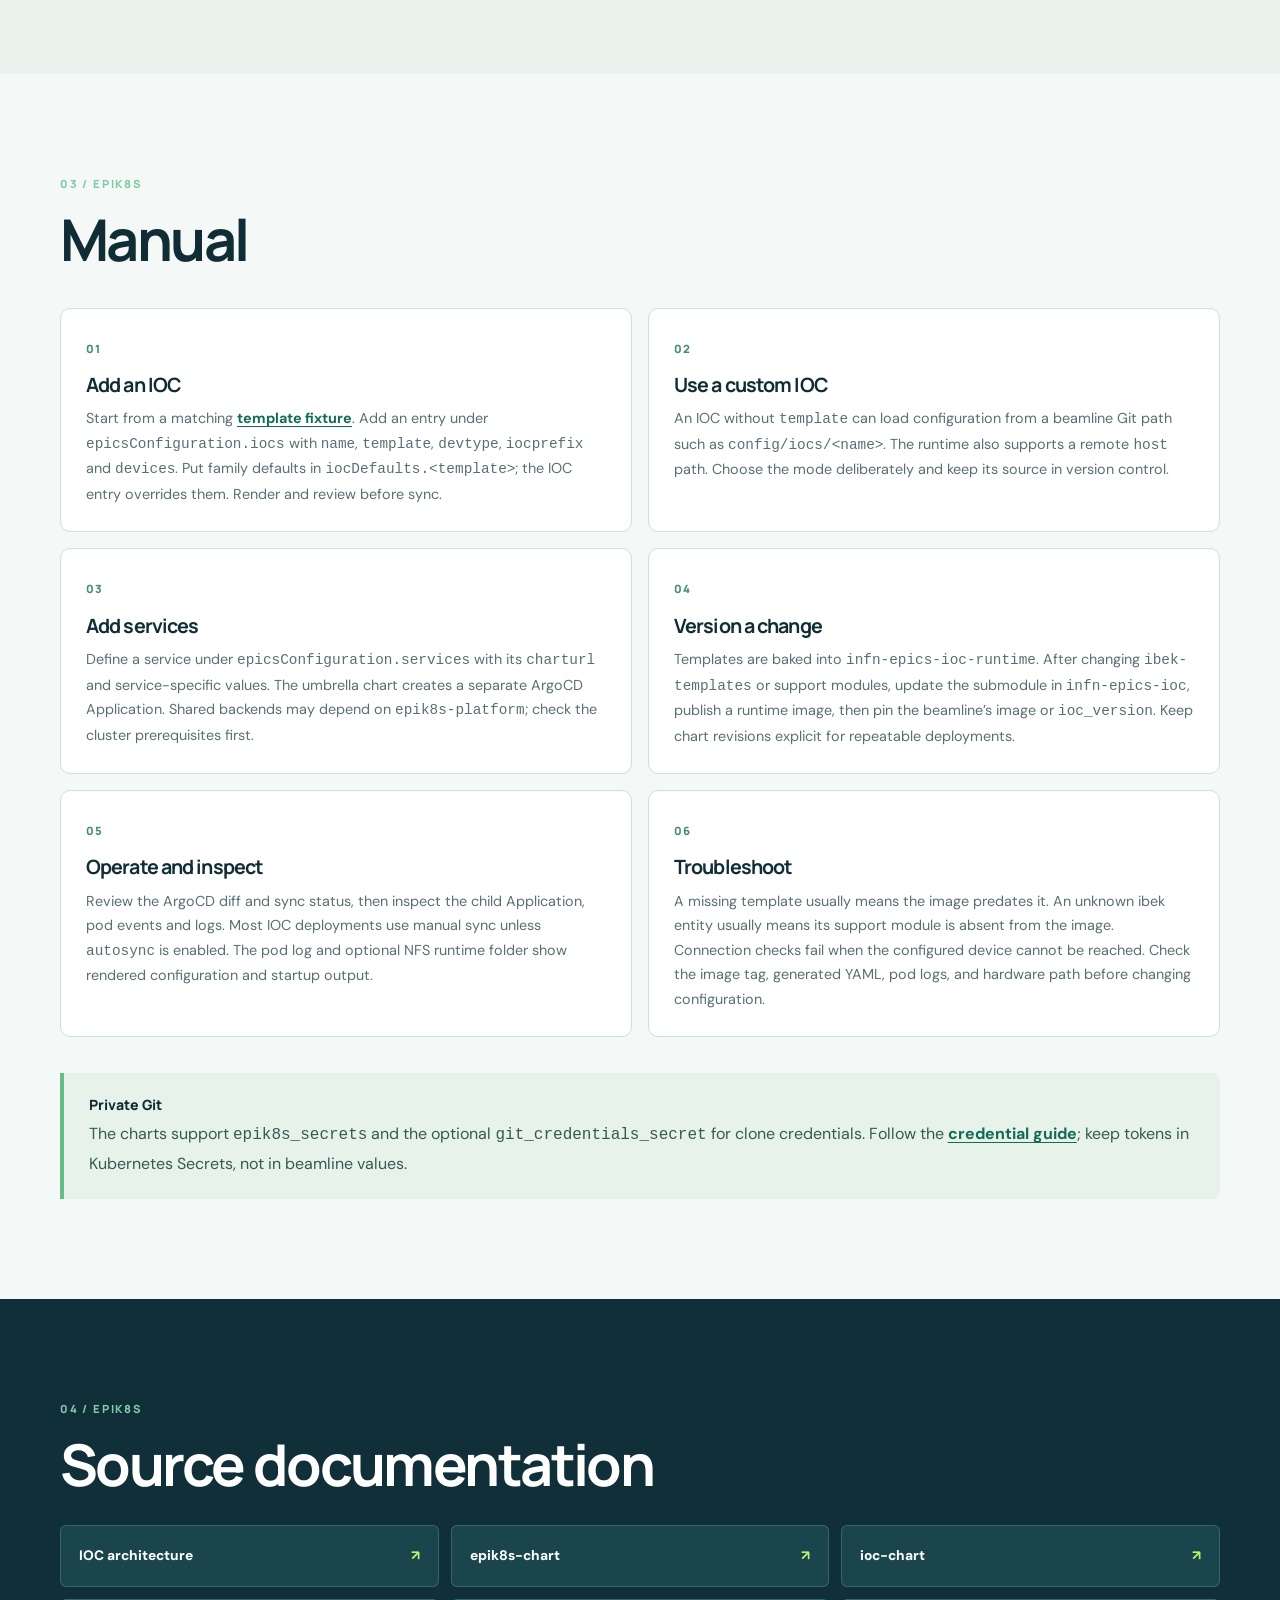
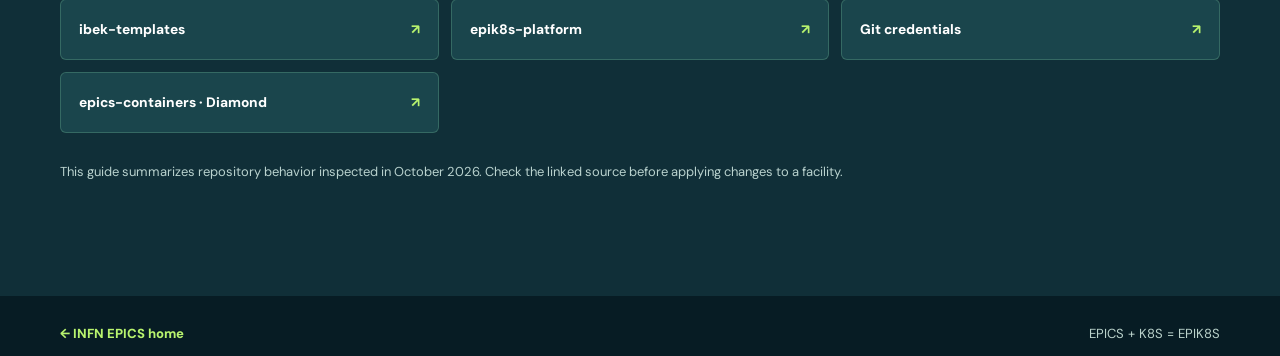
<file: epik8s/index.html>
<!doctype html>
<html lang="en">
<head>
  <meta charset="utf-8"><meta name="viewport" content="width=device-width,initial-scale=1">
  <meta name="description" content="EPIK8S quick start, architecture and operator manual based on the INFN IOC and Helm chart repositories.">
  <link rel="canonical" href="https://infn-epics.github.io/epik8s/">
  <link rel="icon" href="../assets/favicon.svg" type="image/svg+xml">
  <link rel="stylesheet" href="./styles.css?v=diamond-collaboration-1">
  <title>EPIK8S | Quick start, architecture & manual</title>
</head>
<body>
<a class="skip" href="#content">Skip to content</a>
<header class="docs-header"><div class="docs-wrap header-inner"><a class="docs-brand" href="../?lang=en" id="home-link"><img src="../assets/rete-epics.png" width="42" height="42" alt=""><span><b>INFN EPICS</b><small>EPIK8S DOCS</small></span></a><nav aria-label="Documentation"><a href="#quick-start" data-en="Quick start" data-it="Guida rapida">Quick start</a><a href="#architecture" data-en="Architecture" data-it="Architettura">Architecture</a><a href="#manual" data-en="Manual" data-it="Manuale">Manual</a><a href="#sources" data-en="Sources" data-it="Fonti">Sources</a></nav><div class="doc-language" role="group" aria-label="Language"><button type="button" data-lang="en" aria-pressed="true">EN</button><button type="button" data-lang="it" aria-pressed="false">IT</button></div></div></header>
<main id="content">
  <section class="docs-hero"><div class="docs-wrap hero-layout"><div><span class="eyebrow" data-en="THE EPIK8S GUIDE" data-it="LA GUIDA EPIK8S">THE EPIK8S GUIDE</span><h1>EPICS + K8S<br><em>= EPIK8S</em></h1><p data-en="A practical path from beamline configuration to running EPICS IOCs: start with a read-only render, understand the components, then operate them with confidence." data-it="Un percorso pratico dalla configurazione della beamline agli IOC EPICS in funzione: prima verifica il rendering, poi comprendi i componenti e gestiscili con sicurezza.">A practical path from beamline configuration to running EPICS IOCs: start with a read-only render, understand the components, then operate them with confidence.</p><div class="hero-cta"><a href="#quick-start" data-en="Start the guide ↓" data-it="Inizia la guida ↓">Start the guide ↓</a><a href="https://github.com/infn-epics/epik8s-chart" target="_blank" rel="noopener" data-en="View chart source ↗" data-it="Apri il chart ↗">View chart source ↗</a></div></div><img class="hero-logo" src="../assets/epik8s-hang-transparent.png" alt="EPIK8S logo" width="390" height="103"></div></section>
  <div class="docs-wrap guide-index"><a href="#quick-start"><span>01</span><b data-en="Quick start" data-it="Guida rapida">Quick start</b><small data-en="Preview a beamline configuration" data-it="Verifica una configurazione di beamline">Preview a beamline configuration</small></a><a href="#architecture"><span>02</span><b data-en="Architecture" data-it="Architettura">Architecture</b><small data-en="How the pieces fit" data-it="Come si collegano i componenti">How the pieces fit</small></a><a href="#manual"><span>03</span><b data-en="Manual" data-it="Manuale">Manual</b><small data-en="Add, deploy and troubleshoot" data-it="Aggiungi, distribuisci e diagnostica">Add, deploy and troubleshoot</small></a></div>
  <section class="guide-section docs-wrap" id="quick-start"><div class="section-head"><span>01 / EPIK8S</span><h2 data-en="Quick start" data-it="Guida rapida">Quick start</h2></div>
    <div data-content-lang="en">
      <p class="intro">This example checks how the current <a href="https://github.com/infn-epics/epik8s-chart" target="_blank" rel="noopener">epik8s-chart</a> turns a beamline description into an ArgoCD Application. It does not touch a cluster. The sample IP <code>192.0.2.10</code> is documentation data; replace it before any real deployment.</p>
      <div class="steps"><article><span>01</span><h3>Prepare</h3><p>Install Helm 3 and clone <code>epik8s-chart</code>. For deployment, your cluster also needs Kubernetes access, ArgoCD, the required platform services, and an IOC image accessible from the cluster.</p></article><article><span>02</span><h3>Describe one IOC</h3><p>Set <code>beamline</code>, <code>namespace</code>, and <code>epicsConfiguration.iocs</code> in a YAML file. Choose a template and device fields that match an <a href="https://github.com/infn-epics/ibek-templates/tree/main/tests" target="_blank" rel="noopener">ibek-templates fixture</a>. Use pinned image and chart revisions for a real beamline.</p></article><article><span>03</span><h3>Preview the generated resources</h3><p>Run Helm locally, inspect the resulting <code>demo-ps01-ioc</code> ArgoCD Application, and check the emitted values. The example below was rendered against the current chart source.</p></article></div>
      <div class="code-grid"><div><h3>Example values</h3><pre><code>beamline: demo
namespace: demo
targetRevision: main
epicsConfiguration:
  name: epics-configuration
  address_list: ""
  max_array_bytes: "10000000"
  services: {}
  iocs:
    ps01:
      name: ps01
      template: ocem
      devtype: modbusps
      devgroup: mag
      iocprefix: DEMO:MAG:OCEM
      ps:
        current: {max: 100}
        voltage: {max: 16}
      devices:
        - name: PS01
          ip: 192.0.2.10</code></pre></div><div><h3>Render without deploying</h3><pre><code>git clone https://github.com/infn-epics/epik8s-chart.git
helm template demo ./epik8s-chart \
  -f demo-values.yaml &gt; rendered.yaml

# Inspect the Application for this IOC
rg 'demo-ps01-ioc|kind: Application' rendered.yaml</code></pre><p class="code-note">The example file is <a href="./examples/demo-values.yaml">downloadable here</a>. It renders a ConfigMap and an ArgoCD Application; it does not prove the hardware, image, networking, or services are ready.</p></div></div>
      <div class="callout"><b>Next step</b><p>For a real installation, place reviewed values in a beamline repository, point its ArgoCD Application to the chart and values, then sync in ArgoCD after checking the generated diff. Follow the beamline repository’s deployment convention; the umbrella chart creates child Applications for IOCs and services.</p></div>
    </div>
    <div data-content-lang="it" hidden>
      <p class="intro">Questo esempio verifica come l’attuale <a href="https://github.com/infn-epics/epik8s-chart" target="_blank" rel="noopener">epik8s-chart</a> trasforma la descrizione di una beamline in un’Application ArgoCD. Non modifica alcun cluster. L’IP <code>192.0.2.10</code> è solo dimostrativo: sostituiscilo prima di una distribuzione reale.</p>
      <div class="steps"><article><span>01</span><h3>Prepara l’ambiente</h3><p>Installa Helm 3 e clona <code>epik8s-chart</code>. Per distribuire servono anche accesso a Kubernetes, ArgoCD, i servizi di piattaforma richiesti e un’immagine IOC raggiungibile dal cluster.</p></article><article><span>02</span><h3>Descrivi un IOC</h3><p>Imposta <code>beamline</code>, <code>namespace</code> e <code>epicsConfiguration.iocs</code> in YAML. Scegli template e campi del dispositivo in base a un <a href="https://github.com/infn-epics/ibek-templates/tree/main/tests" target="_blank" rel="noopener">esempio di ibek-templates</a>. Per una beamline reale, fissa le versioni dell’immagine e dei chart.</p></article><article><span>03</span><h3>Controlla le risorse generate</h3><p>Esegui Helm in locale, esamina l’Application ArgoCD <code>demo-ps01-ioc</code> e i valori generati. L’esempio è stato verificato con il sorgente attuale del chart.</p></article></div>
      <div class="code-grid"><div><h3>Valori di esempio</h3><pre><code>beamline: demo
namespace: demo
targetRevision: main
epicsConfiguration:
  name: epics-configuration
  address_list: ""
  max_array_bytes: "10000000"
  services: {}
  iocs:
    ps01:
      name: ps01
      template: ocem
      devtype: modbusps
      devgroup: mag
      iocprefix: DEMO:MAG:OCEM
      ps:
        current: {max: 100}
        voltage: {max: 16}
      devices:
        - name: PS01
          ip: 192.0.2.10</code></pre></div><div><h3>Rendering senza distribuire</h3><pre><code>git clone https://github.com/infn-epics/epik8s-chart.git
helm template demo ./epik8s-chart \
  -f demo-values.yaml &gt; rendered.yaml

# Controlla l'Application dell'IOC
rg 'demo-ps01-ioc|kind: Application' rendered.yaml</code></pre><p class="code-note">Il file di esempio è <a href="./examples/demo-values.yaml">scaricabile qui</a>. Genera una ConfigMap e un’Application ArgoCD; non verifica hardware, immagine, rete o servizi.</p></div></div>
      <div class="callout"><b>Passo successivo</b><p>Per una vera installazione, salva i valori revisionati in un repository di beamline, configura l’Application ArgoCD per chart e valori, poi sincronizza dopo aver controllato la differenza generata. Segui le convenzioni del repository della beamline: il chart principale crea Application figlie per IOC e servizi.</p></div>
    </div>
  </section>
  <section class="guide-section alt" id="architecture"><div class="docs-wrap"><div class="section-head"><span>02 / EPIK8S</span><h2 data-en="Architecture" data-it="Architettura">Architecture</h2></div>
    <div class="architecture-flow" aria-label="Beamline to IOC flow"><div>Beamline YAML</div><i>→</i><div>epik8s-chart</div><i>→</i><div>ArgoCD</div><i>→</i><div>ioc-chart</div><i>→</i><div>IOC runtime</div></div>
    <div class="partnership-note" data-content-lang="en"><strong>Built in collaboration with Diamond Light Source</strong><p>EPIK8S is the INFN implementation of the <a href="https://epics-containers.github.io/main/index.html" target="_blank" rel="noopener noreferrer">epics-containers framework</a> developed at Diamond Light Source. The shared approach to containerized IOCs and IBEK informs this architecture; use the upstream documentation alongside the INFN repositories.</p></div>
    <div class="partnership-note" data-content-lang="it" hidden><strong>In collaborazione con Diamond Light Source</strong><p>EPIK8S è l’implementazione INFN del <a href="https://epics-containers.github.io/main/index.html" target="_blank" rel="noopener noreferrer">framework epics-containers</a> sviluppato a Diamond Light Source. L’approccio condiviso agli IOC containerizzati e a IBEK contribuisce a questa architettura; consulta la documentazione originale insieme ai repository INFN.</p></div>
    <div data-content-lang="en"><p class="intro">The beamline values define IOCs, soft IOCs, services, applications, and cron jobs. <code>epik8s-chart</code> emits an ArgoCD Application per component. For hardware IOCs, <code>ioc-chart</code> creates the workload and passes its values to the generic INFN IOC runtime image. Its Jinja templates produce ibek YAML; ibek generates the EPICS startup script and database.</p><div class="role-grid"><article><h3>Beamline repository</h3><p>Owns <code>deploy/values*.yaml</code>, device inventory, optional custom IOC configuration, and local operations policy.</p></article><article><h3>epik8s-chart</h3><p>Creates child Applications, merges <code>iocDefaults</code> with IOC entries, and carries common beamline values into each deployment.</p></article><article><h3>ioc-chart + runtime</h3><p>Deploys the IOC pod, ConfigMap, networking and mounts. The image contains the compiled support modules and templates.</p></article><article><h3>Platform layer</h3><p><code>epik8s-platform</code> describes shared networking, storage, monitoring and backend services. It has cluster-specific prerequisites and must be planned separately.</p></article></div><p>The complete source explanation lives in the <a href="https://github.com/infn-epics/infn-epics-ioc/blob/main/docs/architecture.md" target="_blank" rel="noopener">IOC architecture guide</a>. This site is a navigable overview; use the repositories as the source of truth for exact values and versions.</p></div>
    <div data-content-lang="it" hidden><p class="intro">I valori della beamline definiscono IOC, soft IOC, servizi, applicazioni e job pianificati. <code>epik8s-chart</code> genera un’Application ArgoCD per componente. Per gli IOC hardware, <code>ioc-chart</code> crea il workload e passa i valori all’immagine IOC INFN generica. I template Jinja producono YAML ibek; ibek genera script di avvio e database EPICS.</p><div class="role-grid"><article><h3>Repository beamline</h3><p>Contiene <code>deploy/values*.yaml</code>, inventario dispositivi, eventuali configurazioni IOC personalizzate e regole operative locali.</p></article><article><h3>epik8s-chart</h3><p>Crea le Application figlie, unisce <code>iocDefaults</code> alle voci IOC e trasferisce i valori comuni della beamline.</p></article><article><h3>ioc-chart e runtime</h3><p>Distribuisce pod IOC, ConfigMap, rete e mount. L’immagine contiene moduli di supporto compilati e template.</p></article><article><h3>Piattaforma</h3><p><code>epik8s-platform</code> descrive rete, storage, monitoraggio e servizi backend condivisi. Ha prerequisiti specifici del cluster da pianificare a parte.</p></article></div><p>La spiegazione completa è nella <a href="https://github.com/infn-epics/infn-epics-ioc/blob/main/docs/architecture.md" target="_blank" rel="noopener">guida all’architettura IOC</a>. Questa pagina offre una panoramica navigabile; per valori e versioni esatti fanno fede i repository.</p></div>
  </div></section>
  <section class="guide-section docs-wrap" id="manual"><div class="section-head"><span>03 / EPIK8S</span><h2 data-en="Manual" data-it="Manuale">Manual</h2></div>
    <div data-content-lang="en"><div class="manual-grid"><article><span>01</span><h3>Add an IOC</h3><p>Start from a matching <a href="https://github.com/infn-epics/ibek-templates/tree/main/tests" target="_blank" rel="noopener">template fixture</a>. Add an entry under <code>epicsConfiguration.iocs</code> with <code>name</code>, <code>template</code>, <code>devtype</code>, <code>iocprefix</code> and <code>devices</code>. Put family defaults in <code>iocDefaults.&lt;template&gt;</code>; the IOC entry overrides them. Render and review before sync.</p></article><article><span>02</span><h3>Use a custom IOC</h3><p>An IOC without <code>template</code> can load configuration from a beamline Git path such as <code>config/iocs/&lt;name&gt;</code>. The runtime also supports a remote <code>host</code> path. Choose the mode deliberately and keep its source in version control.</p></article><article><span>03</span><h3>Add services</h3><p>Define a service under <code>epicsConfiguration.services</code> with its <code>charturl</code> and service-specific values. The umbrella chart creates a separate ArgoCD Application. Shared backends may depend on <code>epik8s-platform</code>; check the cluster prerequisites first.</p></article><article><span>04</span><h3>Version a change</h3><p>Templates are baked into <code>infn-epics-ioc-runtime</code>. After changing <code>ibek-templates</code> or support modules, update the submodule in <code>infn-epics-ioc</code>, publish a runtime image, then pin the beamline’s image or <code>ioc_version</code>. Keep chart revisions explicit for repeatable deployments.</p></article><article><span>05</span><h3>Operate and inspect</h3><p>Review the ArgoCD diff and sync status, then inspect the child Application, pod events and logs. Most IOC deployments use manual sync unless <code>autosync</code> is enabled. The pod log and optional NFS runtime folder show rendered configuration and startup output.</p></article><article><span>06</span><h3>Troubleshoot</h3><p>A missing template usually means the image predates it. An unknown ibek entity usually means its support module is absent from the image. Connection checks fail when the configured device cannot be reached. Check the image tag, generated YAML, pod logs, and hardware path before changing configuration.</p></article></div><div class="callout"><b>Private Git</b><p>The charts support <code>epik8s_secrets</code> and the optional <code>git_credentials_secret</code> for clone credentials. Follow the <a href="https://github.com/infn-epics/epik8s-platform/blob/main/docs/git-credentials.md" target="_blank" rel="noopener">credential guide</a>; keep tokens in Kubernetes Secrets, not in beamline values.</p></div></div>
    <div data-content-lang="it" hidden><div class="manual-grid"><article><span>01</span><h3>Aggiungi un IOC</h3><p>Parti da un <a href="https://github.com/infn-epics/ibek-templates/tree/main/tests" target="_blank" rel="noopener">esempio del template</a>. Aggiungi una voce in <code>epicsConfiguration.iocs</code> con <code>name</code>, <code>template</code>, <code>devtype</code>, <code>iocprefix</code> e <code>devices</code>. Metti i valori comuni in <code>iocDefaults.&lt;template&gt;</code>; la voce IOC prevale. Esegui il rendering e verifica prima della sincronizzazione.</p></article><article><span>02</span><h3>IOC personalizzato</h3><p>Un IOC senza <code>template</code> può caricare la configurazione dal repository della beamline, ad esempio <code>config/iocs/&lt;name&gt;</code>. Il runtime supporta anche un percorso <code>host</code> remoto. Scegli la modalità in modo esplicito e mantieni il sorgente sotto controllo versione.</p></article><article><span>03</span><h3>Aggiungi servizi</h3><p>Definisci un servizio in <code>epicsConfiguration.services</code> con <code>charturl</code> e valori specifici. Il chart principale crea un’Application ArgoCD separata. I backend condivisi possono dipendere da <code>epik8s-platform</code>: controlla prima i prerequisiti del cluster.</p></article><article><span>04</span><h3>Gestisci le versioni</h3><p>I template sono inclusi nell’immagine <code>infn-epics-ioc-runtime</code>. Dopo modifiche a <code>ibek-templates</code> o ai moduli di supporto, aggiorna il submodule in <code>infn-epics-ioc</code>, pubblica l’immagine runtime e fissa l’immagine o <code>ioc_version</code> della beamline. Usa revisioni esplicite dei chart.</p></article><article><span>05</span><h3>Gestisci e controlla</h3><p>Verifica differenza e stato di sincronizzazione in ArgoCD, poi Application figlia, eventi e log del pod. Per molti IOC la sincronizzazione è manuale, salvo <code>autosync</code> attivo. Il log e l’eventuale cartella runtime su NFS mostrano configurazione generata e avvio.</p></article><article><span>06</span><h3>Diagnostica</h3><p>Un template mancante indica spesso un’immagine precedente al template. Un’entità ibek sconosciuta indica di solito un modulo di supporto assente dall’immagine. Un errore di connessione indica che il dispositivo non è raggiungibile. Controlla tag, YAML generato, log e collegamento hardware prima di modificare la configurazione.</p></article></div><div class="callout"><b>Git privato</b><p>I chart supportano <code>epik8s_secrets</code> e l’opzione <code>git_credentials_secret</code> per l’autenticazione dei cloni. Segui la <a href="https://github.com/infn-epics/epik8s-platform/blob/main/docs/git-credentials.md" target="_blank" rel="noopener">guida alle credenziali</a>; conserva i token nei Secret Kubernetes, non nei valori della beamline.</p></div></div>
  </section>
  <section class="guide-section source-section" id="sources"><div class="docs-wrap"><div class="section-head"><span>04 / EPIK8S</span><h2 data-en="Source documentation" data-it="Documentazione sorgente">Source documentation</h2></div><div class="source-grid"><a href="https://github.com/infn-epics/infn-epics-ioc/blob/main/docs/architecture.md" target="_blank" rel="noopener">IOC architecture <span>↗</span></a><a href="https://github.com/infn-epics/epik8s-chart" target="_blank" rel="noopener">epik8s-chart <span>↗</span></a><a href="https://github.com/infn-epics/ioc-chart" target="_blank" rel="noopener">ioc-chart <span>↗</span></a><a href="https://github.com/infn-epics/ibek-templates" target="_blank" rel="noopener">ibek-templates <span>↗</span></a><a href="https://github.com/infn-epics/epik8s-platform" target="_blank" rel="noopener">epik8s-platform <span>↗</span></a><a href="https://github.com/infn-epics/epik8s-platform/blob/main/docs/git-credentials.md" target="_blank" rel="noopener">Git credentials <span>↗</span></a><a href="https://epics-containers.github.io/main/index.html" target="_blank" rel="noopener noreferrer">epics-containers · Diamond <span>↗</span></a></div><p class="source-note" data-en="This guide summarizes repository behavior inspected in October 2026. Check the linked source before applying changes to a facility." data-it="Questa guida riassume il comportamento dei repository esaminato nell’ottobre 2026. Controlla il sorgente collegato prima di applicare modifiche a un’infrastruttura.">This guide summarizes repository behavior inspected in October 2026. Check the linked source before applying changes to a facility.</p></div></section>
</main>
<footer><div class="docs-wrap"><a href="../?lang=en" id="footer-home" data-en="← INFN EPICS home" data-it="← Sito INFN EPICS">← INFN EPICS home</a><span>EPICS + K8S = EPIK8S</span></div></footer>
<script src="./script.js?v=1" defer></script>
</body></html>
</file>
<file: styles.css>
@import url('https://fonts.googleapis.com/css2?family=DM+Sans:wght@400;500;600;700&family=Manrope:wght@400;500;600;700;800&display=swap');
:root{--ink:#0a252d;--deep:#071c24;--deep2:#103541;--accent:#b8f36e;--mint:#73dfba;--paper:#f3f7f5;--muted:#5b7378;--line:#d1e1dc;--white:#fff}*{box-sizing:border-box}html{scroll-behavior:smooth}body{margin:0;background:var(--paper);color:var(--ink);font:16px/1.65 'DM Sans',Arial,sans-serif}h1,h2,h3,p{margin-top:0}h1,h2,h3{font-family:Manrope,Arial,sans-serif;line-height:1.09;letter-spacing:-.048em}a{color:inherit;text-decoration:none}button{font:inherit}.wrap{width:min(1360px,calc(100% - 76px));margin:auto}.skip{position:absolute;top:-80px;left:10px;background:white;color:var(--ink);padding:10px 15px;z-index:50}.skip:focus{top:10px}.header{height:80px;background:var(--deep);color:white;position:relative;z-index:30;border-bottom:1px solid #9fddd329}.header-row{height:100%;display:flex;align-items:center;gap:25px}.brand{display:flex;gap:10px;align-items:center;white-space:nowrap}.brand-symbol{display:grid;place-items:center;width:43px;height:43px;border:1px solid #a6eabe88;border-radius:10px;background:#1c4d4c;color:var(--accent);font:800 1.95rem/1 Manrope}.brand strong{display:block;font:800 1.03rem/1 Manrope;letter-spacing:.065em}.brand small{display:block;color:#9bc8c3;font-size:.48rem;font-weight:800;letter-spacing:.19em;margin-top:6px}.desktop-nav{display:flex;gap:3px;margin-left:auto}.desktop-nav a{font-size:.75rem;font-weight:800;color:#b4d2d0;padding:9px 10px;border-radius:5px}.desktop-nav a:hover{background:#ffffff16;color:white}.header-actions{display:flex;align-items:center;gap:12px}.language{border:1px solid #ffffff38;padding:3px;border-radius:5px;display:flex;gap:2px}.language button{background:none;border:0;color:#a9c7c2;border-radius:3px;padding:5px 7px;font-size:.68rem;font-weight:800;cursor:pointer}.language button[aria-pressed=true]{background:var(--accent);color:#0b272c}.header-cta{font:.72rem Manrope;font-weight:800;padding:10px 12px;background:#b8f36e;color:#09252a;border-radius:5px;white-space:nowrap}.header-cta span{margin-left:10px}.menu-toggle{display:none;color:white;background:none;border:0;font-size:1.25rem;cursor:pointer}.mobile-nav[hidden]{display:none}.eyebrow,.section-label,.mini-label{display:inline-block;color:#4f9580;font:800 .71rem/1.3 Manrope;letter-spacing:.15em;text-transform:uppercase}.eyebrow{color:#acefd6;display:flex;align-items:center;gap:13px}.live-dot{width:8px;height:8px;border-radius:50%;background:var(--accent);box-shadow:0 0 0 6px #b8f36e29}.hero{background:radial-gradient(circle at 74% 44%,#194f53 0%,#0c3039 31%,#071c24 68%);color:white;overflow:hidden}.hero-grid{min-height:675px;display:grid;grid-template-columns:1.03fr .97fr;gap:35px;align-items:center;padding:74px 0}.hero-copy{position:relative;z-index:2}.hero h1{font-size:clamp(3.8rem,6.8vw,7.4rem);margin:22px 0}.hero h1 em{color:var(--accent);font-style:normal}.hero-lead{max-width:680px;color:#c2dcd7;font-size:1.12rem;line-height:1.65}.hero-actions{display:flex;gap:12px;flex-wrap:wrap;margin:34px 0 18px}.button{display:inline-flex;align-items:center;justify-content:space-between;gap:26px;min-height:51px;padding:0 19px;border-radius:5px;font:800 .82rem Manrope;transition:transform .2s,box-shadow .2s}.button:hover{transform:translateY(-2px);box-shadow:0 10px 25px #0002}.button.lime{background:var(--accent);color:#09272a}.button.outline{border:1px solid #a6d7d288;color:#eefbf7}.button.dark{background:#17353f;color:white}.hero-note{font-size:.72rem;color:#8fb9b6;margin-top:24px}.control-visual{height:520px;position:relative;border:1px solid #8cd7c347;border-radius:18px;overflow:hidden;background:radial-gradient(circle at 53% 49%,#1b5052aa,#0b2832 60%);box-shadow:0 25px 70px #0004}.visual-grid{position:absolute;inset:0;background:linear-gradient(#87d4be13 1px,transparent 1px),linear-gradient(90deg,#87d4be13 1px,transparent 1px);background-size:39px 39px}.trace{position:absolute;border:1px solid #abdeb658;border-radius:50%;left:50%;top:48%;transform:translate(-50%,-50%)}.trace-a{width:380px;height:380px}.trace-b{width:510px;height:270px;transform:translate(-50%,-50%) rotate(28deg)}.trace-c{width:270px;height:460px;transform:translate(-50%,-50%) rotate(38deg)}.waveform{position:absolute;inset:70px 25px 72px;display:grid;place-items:center;filter:drop-shadow(0 0 13px #b8f36e80)}.waveform svg{width:100%}.visual-label{position:absolute;padding:8px 12px;background:#0b2c33d9;border:1px solid #96d8c575;border-radius:4px;color:#c8e9dc;font:800 .63rem Manrope;letter-spacing:.13em}.visual-label-top{top:30px;left:30px}.visual-label-top b{color:var(--accent);margin-left:20px}.visual-label-bottom{right:30px;bottom:74px}.visual-label-bottom span{color:var(--accent);margin-left:12px}.visual-bottom{position:absolute;bottom:0;left:0;right:0;display:flex;justify-content:space-between;padding:17px 26px;background:#071d25aa;border-top:1px solid #91dbbe45;color:#8dbdb2;font:800 .63rem Manrope;letter-spacing:.17em}.hero-foot{display:flex;justify-content:space-between;border-top:1px solid #8fcbba32;padding:17px 0;color:#9cc6bd;font-size:.75rem;font-weight:700;letter-spacing:.035em}.hero-foot span:last-child{color:var(--accent);letter-spacing:.16em}.section{padding:100px 0}.section-heading h2{font-size:clamp(2.5rem,4.5vw,4.9rem);max-width:1000px;margin:16px 0 20px}.section-heading p{font-size:1.07rem;color:var(--muted);max-width:790px}.mission-grid{display:grid;grid-template-columns:1fr 1fr;gap:8%;margin-top:35px}.lead{font:700 clamp(1.3rem,2vw,1.7rem)/1.45 Manrope;letter-spacing:-.035em;max-width:640px}.mission-copy p{color:var(--muted);max-width:600px}.text-link{display:inline-flex;align-items:center;gap:8px;padding:8px 0;border-bottom:1px solid #79aea3;color:#196959;font-size:.85rem;font-weight:800}.mission-bands{margin-top:75px;display:flex;align-items:center;justify-content:space-between;gap:12px;border-top:1px solid var(--line);border-bottom:1px solid var(--line);padding:23px 10px;color:#497f75;font:800 .82rem Manrope;letter-spacing:.14em}.mission-bands i{height:5px;width:5px;background:#a2dcb1;border-radius:50%}.stack{background:#e4efeb}.stack .section-heading{max-width:1000px}.flow{display:flex;align-items:stretch;margin-top:50px;gap:8px}.flow-step{flex:1;min-width:0;min-height:175px;background:white;border:1px solid #bfdad0;border-radius:7px;padding:19px;display:flex;flex-direction:column}.flow-step>span{color:#4a9b7e;font:800 .7rem Manrope}.flow-step b{font:800 1.13rem Manrope;margin-top:28px;letter-spacing:-.03em}.flow-step small{font-size:.73rem;color:var(--muted);margin-top:6px}.flow-arrow{display:flex;align-items:center;color:#4f9f8d;font-size:1.7rem}.flow-note{font-size:.73rem;color:#678178;margin-top:14px}.stack-bottom{display:grid;grid-template-columns:repeat(3,1fr);gap:20px;margin-top:55px}.stack-bottom>div{border-top:1px solid #9ccab9;padding-top:25px}.stack-bottom h3{font-size:1.4rem;margin:20px 0 8px}.stack-bottom p{color:var(--muted);font-size:.88rem}.mini-label{font-size:.65rem}.heading-row{display:flex;justify-content:space-between;align-items:end;gap:25px}.heading-row h2{max-width:800px}.heading-row .text-link{white-space:nowrap;margin-bottom:22px}.repo-grid{display:grid;grid-template-columns:repeat(3,1fr);gap:14px;margin-top:38px}.repo-card{min-height:282px;display:flex;flex-direction:column;border-radius:9px;background:white;border:1px solid var(--line);padding:25px;transition:transform .2s,box-shadow .2s}.repo-card:hover{transform:translateY(-4px);box-shadow:0 17px 30px #132d2b20}.repo-card.featured{background:#163e43;color:white;border-color:#163e43}.repo-kind{font:800 .61rem Manrope;letter-spacing:.16em;color:#4c9380}.featured .repo-kind{color:var(--accent)}.repo-icon{font-size:2rem;color:#59a38d;line-height:1;margin-top:13px}.featured .repo-icon{color:var(--accent)}.repo-card h3{font-size:1.47rem;margin:13px 0 8px}.repo-card p{font-size:.85rem;color:var(--muted)}.repo-card.featured p{color:#c1dcd3}.repo-arrow{margin-top:auto;border-top:1px solid #cce2d9;padding-top:12px;color:#267761;font-size:.73rem;font-weight:800}.featured .repo-arrow{color:var(--accent);border-color:#77ab9f}.facilities{background:#10353e;color:white}.facility-grid{display:grid;grid-template-columns:1.15fr .85fr;gap:9%;align-items:start}.facility-copy h2{font-size:clamp(2.5rem,4vw,4.5rem);margin:19px 0}.facility-copy p{color:#bad4cf;max-width:620px;font-size:1.02rem}.facility-copy .section-label{color:var(--accent)}.light-link{color:var(--accent);border-color:#a6d883}.facility-list{border-top:1px solid #90bdb25c}.facility-row{display:grid;grid-template-columns:1fr auto;align-items:end;border-bottom:1px solid #90bdb25c;padding:17px 0}.facility-group-title{font:800 .7rem Manrope;letter-spacing:.15em;color:var(--accent);margin:19px 0 1px}.facility-next{margin-top:29px}.facility-link{transition:background .2s,padding .2s}.facility-link:hover,.facility-link:focus-visible{background:#ffffff0d;padding-left:8px;padding-right:8px;outline:none}.facility-list span{grid-column:1/-1;color:#9bc8b9;font:800 .64rem Manrope;letter-spacing:.14em}.facility-list strong{font:800 1.45rem Manrope;margin-top:6px}.facility-list small{color:#acccc3;font-size:.75rem}.research-card{background:#fff;border:1px solid var(--line);border-radius:12px;padding:50px;display:grid;grid-template-columns:230px 1fr;gap:55px}.research-mark{font:800 4rem/1 Manrope;letter-spacing:-.09em;color:#205b55;display:flex;flex-direction:column;justify-content:center;border-right:1px solid var(--line)}.research-mark span{font-size:.8rem;letter-spacing:.2em;color:#6b9a83;margin-top:12px}.research h2{font-size:clamp(2.2rem,3.5vw,3.8rem);margin:12px 0 19px}.paper-name{font:700 1.13rem/1.45 Manrope;max-width:760px}.paper-meta{color:var(--muted);font-size:.82rem}.paper-actions{display:flex;gap:22px;align-items:center;flex-wrap:wrap;margin-top:20px}.argus{background:#071c24;color:white}.argus-grid{display:grid;grid-template-columns:.9fr 1.1fr;gap:10%;align-items:center}.argus-graphic{min-height:365px;display:flex;align-items:center;justify-content:center;gap:18px;position:relative;background:radial-gradient(circle,#24534d,#10343b 55%,#0b2831 72%);border:1px solid #9bcfa04b;border-radius:12px;font:800 clamp(1.2rem,2.4vw,2rem) Manrope;letter-spacing:.04em}.argus-a,.argus-b{padding:18px 15px;border:1px solid #a8d89b78;border-radius:8px;background:#173d42}.argus-a{color:var(--accent)}.argus-b{color:#a4d3f1}.connector{color:#8bb7b1}.argus-sub{position:absolute;bottom:40px;color:#83b2ad;font:.61rem Manrope;font-weight:800;letter-spacing:.16em;text-align:center}.argus-sub span{color:var(--accent);margin:0 10px}.argus-copy .section-label{color:var(--accent)}.argus-copy h2{font-size:clamp(2.4rem,4vw,4.4rem);margin:19px 0}.argus-copy p{color:#b5d1cc;font-size:.98rem}.argus-links{display:flex;align-items:center;gap:22px;margin-top:28px;flex-wrap:wrap}.closing{display:grid;grid-template-columns:1fr 1fr;gap:10%;align-items:center}.closing h2{font-size:clamp(2.3rem,3.7vw,4rem);margin:15px 0}.closing p{max-width:630px;color:var(--muted)}.closing-links{display:flex;flex-direction:column;border-top:1px solid var(--line)}.closing-links a{display:flex;justify-content:space-between;align-items:center;padding:17px 0;border-bottom:1px solid var(--line);font:800 .89rem Manrope;color:#256d5b}.closing-links a:hover{color:#102f32}.footer{background:#081b23;color:#cbdfdb;padding:57px 0 23px}.footer-grid{display:flex;justify-content:space-between;gap:30px}.footer-brand{font:800 1.25rem Manrope;letter-spacing:.06em}.footer-brand span{color:var(--accent)}.footer p{font-size:.8rem;color:#a4c1ba}.footer nav{display:flex;gap:23px;flex-wrap:wrap;align-items:start;font-size:.78rem;font-weight:800}.footer nav a:hover{text-decoration:underline}.footer-bottom{margin-top:38px;border-top:1px solid #8bb9ac3d;padding-top:19px;display:flex;justify-content:space-between;color:#85a59e;font-size:.68rem}@media(max-width:1200px){.desktop-nav{display:none}.menu-toggle{display:block}.mobile-nav:not([hidden]){display:flex;flex-direction:column;background:#09222a;padding:12px 38px 25px;border-bottom:1px solid #ffffff33;position:absolute;left:0;right:0;top:80px}.mobile-nav a{padding:8px 0;color:#c8e4da;border-bottom:1px solid #ffffff25;font-size:.9rem}.hero-grid{grid-template-columns:1fr}.hero-copy{max-width:850px}.control-visual{max-width:900px;width:100%;margin:0 auto}.flow{display:grid;grid-template-columns:repeat(5,1fr)}.flow-arrow{display:none}}@media(max-width:850px){.mission-grid,.facility-grid,.argus-grid,.closing{grid-template-columns:1fr}.repo-grid,.stack-bottom{grid-template-columns:repeat(2,1fr)}.flow{grid-template-columns:repeat(2,1fr)}.flow-step{min-height:150px}.research-card{grid-template-columns:1fr;gap:20px}.research-mark{border-right:0;border-bottom:1px solid var(--line);padding-bottom:20px}.mission-bands{font-size:.65rem}.section{padding:72px 0}}@media(max-width:620px){.wrap{width:calc(100% - 36px)}.header{height:68px}.header-cta{display:none}.mobile-nav:not([hidden]){top:68px;padding:12px 18px 25px}.hero-grid{padding:68px 0 25px}.hero h1{font-size:clamp(3.3rem,12vw,5rem)}.hero-lead{font-size:.97rem}.hero-actions{flex-direction:column;align-items:stretch}.control-visual{height:330px}.trace-a{width:260px;height:260px}.trace-b{width:350px;height:210px}.trace-c{width:180px;height:320px}.waveform{inset:40px 10px 50px}.visual-label-top{top:15px;left:13px}.visual-label-bottom{right:13px;bottom:55px}.hero-foot span:last-child{display:none}.hero-foot{font-size:.68rem}.mission-bands{gap:5px;flex-wrap:wrap;justify-content:center}.mission-bands span{margin:0 8px}.mission-bands i{display:none}.flow,.repo-grid,.stack-bottom{grid-template-columns:1fr}.flow-step{min-height:120px}.flow-step b{margin-top:12px}.heading-row{display:block}.heading-row .text-link{margin-top:10px}.facility-list>div{grid-template-columns:1fr}.facility-list small{margin-top:3px}.research-card{padding:25px}.research-mark{font-size:3rem}.argus-graphic{min-height:230px;font-size:1rem;gap:6px}.argus-a,.argus-b{padding:11px}.argus-sub{bottom:20px;font-size:.48rem}.footer-grid,.footer-bottom{display:block}.footer nav{margin-top:25px}.footer-bottom span{display:block;margin-top:5px}}

/* Identity and learning resources */
.identity-strip{background:#fff;border-bottom:1px solid var(--line)}
.identity-inner{display:flex;align-items:center;justify-content:center;gap:34px;min-height:116px;flex-wrap:wrap;padding:18px 0}
.identity-label{font:800 .67rem Manrope,Arial,sans-serif;letter-spacing:.16em;color:#65827d;max-width:150px;line-height:1.5}
.identity-inner a{display:flex;align-items:center;justify-content:center;transition:transform .2s}
.identity-inner a:hover,.stack-logo:hover{transform:translateY(-3px)}
.identity-inner img{display:block;width:auto;max-width:100%;height:51px;object-fit:contain}
.identity-inner a:first-of-type img{height:48px}
.identity-plus{font:800 1.6rem Manrope,Arial,sans-serif;color:#a9bdb8}
.council-quote{margin:46px 0 0;padding:26px 32px 26px 36px;border-left:4px solid #72bd8b;background:#eaf2ec;max-width:1080px}
.council-quote p{font-size:1.03rem;line-height:1.7;margin:0 0 14px;color:#173a3f}
.council-quote cite{font:800 .7rem Manrope,Arial,sans-serif;letter-spacing:.09em;text-transform:uppercase;color:#47766a;font-style:normal}
.stack-logo{display:block;width:max-content;margin:23px 0 10px;transition:transform .2s}
.stack-logo img{display:block;width:220px;height:auto}
.resources .section-heading{max-width:860px}
.resources .section-heading p{color:var(--muted);max-width:720px;font-size:1.05rem}
.resources-grid{display:grid;grid-template-columns:repeat(3,minmax(0,1fr));gap:18px;margin-top:38px}
.resource-card{display:flex;flex-direction:column;min-height:365px;background:#fff;border:1px solid var(--line);border-radius:12px;padding:28px;box-shadow:0 12px 30px #092b2b09}
.resource-card.course-card{background:#e7f4ee}
.resource-top{display:flex;justify-content:space-between;color:#527d72;font:800 .69rem Manrope,Arial,sans-serif;letter-spacing:.14em}
.resource-icon{display:grid;place-items:center;width:48px;height:48px;margin:28px 0 20px;background:#d8f1e2;color:#225748;border-radius:9px;font:1.7rem/1 Arial,sans-serif}
.resource-card h3{font-size:1.62rem;margin:0 0 12px}
.resource-card p{color:#536f72;font-size:.9rem;line-height:1.65;margin:0 0 25px}
.course-meta{display:flex;justify-content:space-between;align-items:center;gap:10px;margin-top:auto;padding-top:20px;border-top:1px solid #aacfc1;font-size:.82rem}
.course-meta span{background:#ceeadc;color:#27624c;padding:5px 9px;border-radius:4px;font-weight:800}
.course-meta strong{white-space:nowrap}
.resource-links{display:grid;margin-top:auto;border-top:1px solid var(--line)}
.resource-links a{display:flex;justify-content:space-between;padding:12px 0;border-bottom:1px solid var(--line);font-size:.85rem;font-weight:800;color:#1d6554;gap:10px}
.resource-links a:hover{text-decoration:underline}
@media(max-width:900px){.resources-grid{grid-template-columns:1fr 1fr}.resource-card{min-height:340px}}
@media(max-width:620px){.identity-inner{gap:12px;min-height:0;padding:20px 0}.identity-label{flex:0 0 100%;max-width:none;text-align:center}.identity-inner img{height:36px}.identity-inner a:first-of-type img{height:34px}.identity-plus{font-size:1.1rem}.council-quote{margin-top:32px;padding:22px}.council-quote p{font-size:.9rem}.resources-grid{grid-template-columns:1fr}.resource-card{min-height:0}.stack-logo img{width:190px}}

/* Conference presentations */
.talks-section{margin-top:64px;padding-top:42px;border-top:1px solid var(--line)}
.talks-heading h3{font-size:clamp(1.9rem,3.2vw,3rem);margin:12px 0}
.talks-heading p{color:var(--muted);max-width:720px;margin:0}
.talks-grid{display:grid;grid-template-columns:repeat(3,minmax(0,1fr));gap:18px;margin-top:30px}
.talk-card{display:flex;flex-direction:column;min-height:285px;padding:27px;background:#0d3038;border:1px solid #245461;border-radius:12px;color:#f0faf7;transition:transform .2s,box-shadow .2s}
.talk-card:hover{transform:translateY(-3px);box-shadow:0 16px 32px #0a252d26}
.talk-date{color:var(--accent);font:800 .68rem Manrope,Arial,sans-serif;letter-spacing:.13em}
.talk-card h4{font:800 1.21rem/1.35 Manrope,Arial,sans-serif;letter-spacing:-.025em;margin:22px 0 14px}
.talk-card p{color:#b3d0cd;font-size:.82rem;line-height:1.55;margin:0 0 24px}
.talk-footer{display:flex;justify-content:space-between;align-items:center;gap:10px;border-top:1px solid #ffffff30;padding-top:16px;margin-top:auto;color:#e1f5ed;font-size:.79rem;font-weight:700}
.talk-footer span:last-child{color:var(--accent);font-size:1.2rem}
@media(max-width:900px){.talks-grid{grid-template-columns:1fr 1fr}}
@media(max-width:620px){.talks-section{margin-top:48px}.talks-grid{grid-template-columns:1fr}.talk-card{min-height:230px}}

/* EPICS network emblem and equation */
.brand-emblem{display:block;width:43px;height:43px;object-fit:cover;border-radius:10px;box-shadow:0 0 0 1px #a6eabe88}
.mission-grid{grid-template-columns:170px minmax(0,1fr) minmax(0,1fr);gap:40px;align-items:start}
.network-emblem{display:block;width:170px;height:170px;border-radius:20px;box-shadow:0 16px 36px #12324c24;transition:transform .2s}
.network-emblem:hover{transform:translateY(-3px)}
.network-emblem img{display:block;width:100%;height:100%;object-fit:cover;border-radius:20px}
.identity-k8s{color:#0d3441;font:800 2.2rem/1 Manrope,Arial,sans-serif;letter-spacing:-.07em}
.epik8s-doc-actions{display:flex;align-items:center;gap:24px;flex-wrap:wrap;margin-top:24px}
@media(max-width:1050px){.mission-grid{grid-template-columns:135px 1fr 1fr;gap:24px}.network-emblem{width:135px;height:135px}}
@media(max-width:850px){.mission-grid{grid-template-columns:110px 1fr;gap:22px}.network-emblem{width:110px;height:110px}.mission-copy{grid-column:2}}
@media(max-width:620px){.identity-k8s{font-size:1.4rem}.identity-inner{gap:9px}.identity-label{flex-basis:100%}.mission-grid{grid-template-columns:1fr}.network-emblem{width:110px;height:110px}.mission-copy{grid-column:auto}.epik8s-doc-actions{align-items:flex-start;flex-direction:column;gap:12px}}

/* INFN network and Diamond collaboration */
.network-contributors{margin-top:54px}.network-contributors-head{display:flex;align-items:baseline;gap:18px;flex-wrap:wrap}.network-contributors-head .mini-label{font-weight:800;letter-spacing:.12em;color:#39765f}.network-contributors h3{font:800 clamp(1.4rem,2.2vw,2rem) Manrope;margin:0}.contributor-grid{display:grid;grid-template-columns:repeat(auto-fit,minmax(260px,1fr));gap:15px;margin-top:18px}.contributor-grid article{background:#edf5f0;border:1px solid #cbded2;border-radius:9px;padding:24px 26px;display:flex;flex-direction:column;min-height:218px}.contributor-code{font:800 .62rem Manrope;letter-spacing:.16em;color:#3f806a}.contributor-grid h4{font:800 1.16rem Manrope;margin:17px 0 8px}.contributor-grid p{font-size:.86rem;line-height:1.65;color:#526c68;margin:0 0 20px}.contributor-grid a{align-self:flex-start;margin-top:auto;color:#196c57;font-size:.79rem;font-weight:800;border-bottom:1px solid #75ae98;padding-bottom:4px}.contributor-grid a:hover{color:#102d35}.diamond-collab{display:grid;grid-template-columns:76px 1fr;gap:22px;align-items:start;margin-top:34px;padding:27px 31px;background:#113a42;border:1px solid #71ba9a78;border-radius:9px;color:#e7f7ee}.diamond-mark{width:64px;height:64px;border:1px solid #a8d48f;background:#1e4d4c;border-radius:13px;display:grid;place-items:center;font-size:2.3rem;color:#b8f36e}.diamond-collab .mini-label{color:#b8f36e;font-weight:800;letter-spacing:.12em}.diamond-collab h3{font:800 1.4rem Manrope;margin:9px 0 9px}.diamond-collab p{font-size:.87rem;line-height:1.7;color:#bfdbd4;max-width:900px;margin:0}.diamond-links{display:flex;gap:21px;flex-wrap:wrap;margin-top:16px}.diamond-links a{font-size:.77rem;color:#b8f36e;font-weight:800;border-bottom:1px solid #92ba78;padding-bottom:4px}.diamond-links a:hover{color:white}@media(max-width:700px){.contributor-grid{grid-template-columns:1fr}.diamond-collab{grid-template-columns:1fr;padding:23px}.diamond-mark{width:52px;height:52px;font-size:1.7rem}}

/* LNF snapshots, kept as a small visual footnote to the lab profile */
.lnf-gallery{margin-top:28px;max-width:1200px}.lnf-gallery>.mini-label{color:#39765f}.lnf-gallery-grid{display:grid;grid-template-columns:repeat(3,minmax(0,1fr));gap:12px;margin-top:12px}.lnf-gallery figure{margin:0;overflow:hidden;border:1px solid #cbded2;border-radius:7px;background:white}.lnf-gallery figure a{display:block;background:#eaf2ee}.lnf-gallery img{display:block;width:100%;height:auto;aspect-ratio:1.9;object-fit:contain}.lnf-sparc-montage{display:grid;grid-template-columns:1fr 1fr;grid-template-rows:repeat(2,minmax(0,1fr));aspect-ratio:1.9;gap:4px;padding:4px;background:#eaf2ee}.lnf-sparc-montage a{min-width:0;min-height:0;overflow:hidden}.lnf-sparc-montage img{width:100%;height:100%;aspect-ratio:auto;object-fit:contain;object-position:center}.lnf-sparc-panel{grid-column:1;grid-row:1}.lnf-sparc-synoptic{grid-column:1;grid-row:2}.lnf-sparc-graphs{grid-column:2;grid-row:1 / 3}.lnf-gallery figcaption{padding:9px 11px;color:#526c68;font-size:.75rem}.lnf-gallery-note{font-size:.71rem;color:#627c74;margin:10px 0 0}@media(max-width:900px){.lnf-gallery-grid{grid-template-columns:repeat(2,minmax(0,1fr))}}@media(max-width:700px){.lnf-gallery-grid{grid-template-columns:1fr}}
.facility-gallery-head{margin-top:24px}.facility-gallery-head .mini-label{color:#39765f}.facility-gallery-grid{display:grid;grid-template-columns:repeat(2,minmax(0,1fr));gap:12px;margin-top:12px}.facility-gallery-grid .facility-card{display:flex;flex-direction:column}.facility-card-heading{display:flex;justify-content:space-between;align-items:center;gap:12px;padding:11px 13px;color:#173d40;font:800 .78rem Manrope;background:#edf5f0}.facility-card-heading span{color:#4b806d;font:800 .61rem Manrope;letter-spacing:.12em}.euaps-montage,.eli-montage{display:grid;aspect-ratio:3686/2148;gap:4px;padding:4px;background:#eaf2ee}.euaps-montage{grid-template-columns:repeat(2,minmax(0,1fr))}.eli-montage{grid-template-columns:repeat(2,minmax(0,1fr));grid-template-rows:repeat(2,minmax(0,1fr))}.euaps-montage a,.eli-montage a{min-width:0;min-height:0;overflow:hidden}.lnf-gallery .euaps-montage img,.lnf-gallery .eli-montage img{width:100%;height:100%;aspect-ratio:auto}.lnf-gallery .euaps-montage img{object-fit:contain;background:#fff}.lnf-gallery .eli-montage img{object-fit:cover}.facility-gallery-grid figcaption{margin-top:auto}@media(max-width:900px){.facility-gallery-grid{grid-template-columns:1fr}}
</file>
<file: epik8s/styles.css>
@import url('https://fonts.googleapis.com/css2?family=DM+Sans:wght@400;500;600;700&family=Manrope:wght@400;500;600;700;800&display=swap');
:root{--ink:#102d35;--dark:#081e27;--mid:#123a43;--green:#b8f36e;--soft:#eaf3ee;--line:#cfdfd9;--muted:#5c7478}*{box-sizing:border-box}html{scroll-behavior:smooth}body{margin:0;background:#f4f8f6;color:var(--ink);font:16px/1.7 'DM Sans',Arial,sans-serif}a{color:inherit;text-decoration:none}button{font:inherit}h1,h2,h3,h4,p{margin-top:0}h1,h2,h3,h4{font-family:Manrope,Arial,sans-serif;letter-spacing:-.045em;line-height:1.15}.docs-wrap{width:min(1160px,calc(100% - 64px));margin:auto}.skip{position:absolute;top:-70px;left:10px;background:white;padding:10px 14px;z-index:50}.skip:focus{top:10px}.docs-header{background:var(--dark);color:white;border-bottom:1px solid #ffffff20}.header-inner{min-height:78px;display:flex;align-items:center;gap:24px}.docs-brand{display:flex;align-items:center;gap:10px;white-space:nowrap}.docs-brand img{border-radius:9px;object-fit:cover}.docs-brand b{display:block;font:800 .9rem Manrope;letter-spacing:.08em}.docs-brand small{display:block;color:#9fc7bf;font-size:.52rem;letter-spacing:.16em;font-weight:800;margin-top:3px}.docs-header nav{display:flex;gap:6px;margin-left:auto}.docs-header nav a{color:#bdcec9;font-size:.8rem;font-weight:800;padding:9px 10px;border-radius:5px}.docs-header nav a:hover{background:#ffffff16;color:white}.doc-language{display:flex;border:1px solid #ffffff4d;border-radius:5px;padding:3px;gap:2px}.doc-language button{border:0;background:transparent;color:#a9c6c0;padding:5px 8px;border-radius:3px;font-size:.7rem;font-weight:800;cursor:pointer}.doc-language button[aria-pressed=true]{background:var(--green);color:var(--dark)}.docs-hero{background:radial-gradient(circle at 80% 40%,#1b5153,var(--dark) 65%);color:white}.hero-layout{display:grid;grid-template-columns:1.25fr .75fr;align-items:center;gap:42px;min-height:495px;padding:85px 0}.eyebrow,.section-head span{font:800 .7rem Manrope;letter-spacing:.16em;color:#81c9a7}.docs-hero h1{font-size:clamp(3.4rem,6vw,6rem);line-height:1.03;margin:24px 0}.docs-hero h1 em{font-style:normal;color:var(--green)}.docs-hero p{font-size:1.05rem;color:#c5ddd8;max-width:650px}.hero-logo{display:block;width:100%;height:auto;background:#fff;border-radius:15px;padding:20px;box-shadow:0 24px 50px #0003}.hero-cta{display:flex;gap:12px;flex-wrap:wrap;margin-top:28px}.hero-cta a{padding:10px 16px;border-radius:5px;border:1px solid #abd0c77a;font-size:.8rem;font-weight:800}.hero-cta a:first-child{background:var(--green);border-color:var(--green);color:var(--dark)}.guide-index{display:grid;grid-template-columns:repeat(3,1fr);gap:14px;margin-top:-32px;position:relative;z-index:2}.guide-index a{display:flex;flex-direction:column;background:white;border:1px solid var(--line);padding:23px 26px;border-radius:9px;box-shadow:0 15px 35px #102d350d;transition:transform .2s}.guide-index a:hover{transform:translateY(-4px)}.guide-index span,.steps span,.manual-grid article>span{font:800 .71rem Manrope;letter-spacing:.1em;color:#438d72}.guide-index b{font:800 1.15rem Manrope;margin-top:14px}.guide-index small{color:var(--muted);margin-top:5px}.guide-section{padding-top:95px;padding-bottom:100px;scroll-margin-top:20px}.guide-section.alt{background:#e9f2ed}.section-head{margin-bottom:28px}.section-head h2{font-size:clamp(2.5rem,4.5vw,4.5rem);margin:10px 0}.intro{max-width:1000px;font-size:1.08rem;line-height:1.75;color:#35545a}.guide-section p a{color:#126c55;text-decoration:underline;text-underline-offset:3px;font-weight:700}.steps{display:grid;grid-template-columns:repeat(3,1fr);gap:16px;margin:38px 0}.steps article,.role-grid article,.manual-grid article{background:#fff;border:1px solid var(--line);border-radius:10px;padding:25px}.steps h3,.role-grid h3,.manual-grid h3{font-size:1.23rem;margin:13px 0 10px}.steps p,.role-grid p,.manual-grid p{font-size:.9rem;color:#587075;margin:0}.code-grid{display:grid;grid-template-columns:1fr 1fr;gap:18px;margin-top:35px}.code-grid>div{min-width:0}.code-grid h3{font-size:1.05rem;margin:0 0 12px}.code-grid pre{overflow:auto;background:#0b2831;color:#dbefe7;padding:24px;border-radius:8px;line-height:1.6;font-size:.79rem;margin:0}.code-grid code,code{font-family:ui-monospace,SFMono-Regular,Consolas,monospace}.code-note{font-size:.81rem;color:var(--muted);margin-top:14px}.callout{border-left:4px solid #67bc85;background:#e7f2eb;padding:22px 25px;margin-top:36px;border-radius:0 8px 8px 0}.callout b{display:block;font:800 .88rem Manrope;margin-bottom:6px}.callout p{margin:0;color:#355a54}.architecture-flow{display:flex;align-items:center;gap:10px;flex-wrap:wrap;margin:30px 0 38px}.architecture-flow div{padding:13px 15px;background:#123b41;color:white;border-radius:5px;font:800 .77rem Manrope}.architecture-flow i{color:#5d9981;font-style:normal;font-size:1.3rem}.role-grid,.manual-grid{display:grid;grid-template-columns:repeat(2,1fr);gap:16px;margin:35px 0}.source-section{background:#102f38;color:white}.source-grid{display:grid;grid-template-columns:repeat(3,1fr);gap:12px}.source-grid a{display:flex;justify-content:space-between;gap:12px;background:#1a454c;border:1px solid #6cb09055;padding:18px;border-radius:6px;font-weight:800;font-size:.86rem}.source-grid a:hover{background:#26565a}.source-grid a span{color:var(--green)}.source-note{color:#b9d2ce;font-size:.81rem;margin-top:28px;max-width:820px}footer{background:#071c24;color:#bad2cb;padding:27px 0}footer .docs-wrap{display:flex;justify-content:space-between;gap:20px;font-size:.82rem}footer a{color:var(--green);font-weight:800}footer a:hover{text-decoration:underline}[hidden]{display:none!important}
@media(max-width:860px){.docs-header nav{display:none}.doc-language{margin-left:auto}.hero-layout{grid-template-columns:1fr;min-height:0}.hero-logo{max-width:390px}.guide-index,.steps,.source-grid{grid-template-columns:1fr 1fr}.code-grid{grid-template-columns:1fr}}
@media(max-width:620px){.docs-wrap{width:calc(100% - 36px)}.header-inner{min-height:70px}.docs-brand b{font-size:.78rem}.docs-hero h1{font-size:3.45rem}.hero-layout{padding:60px 0 85px}.hero-logo{max-width:280px}.guide-index,.steps,.role-grid,.manual-grid,.source-grid{grid-template-columns:1fr}.guide-index{margin-top:-45px}.guide-section{padding-top:70px;padding-bottom:75px}.architecture-flow{gap:6px}.architecture-flow div{padding:9px;font-size:.65rem}.architecture-flow i{font-size:.9rem}footer .docs-wrap{flex-direction:column}}

.partnership-note{border-left:4px solid #5cae83;background:#dcece2;padding:21px 25px;margin:0 0 30px;border-radius:0 8px 8px 0}.partnership-note strong{display:block;font:800 1rem Manrope;margin-bottom:8px}.partnership-note p{margin:0;font-size:.9rem;line-height:1.7;color:#35595a}.partnership-note a{color:#126c55;text-decoration:underline;text-underline-offset:3px;font-weight:700}
</file>
